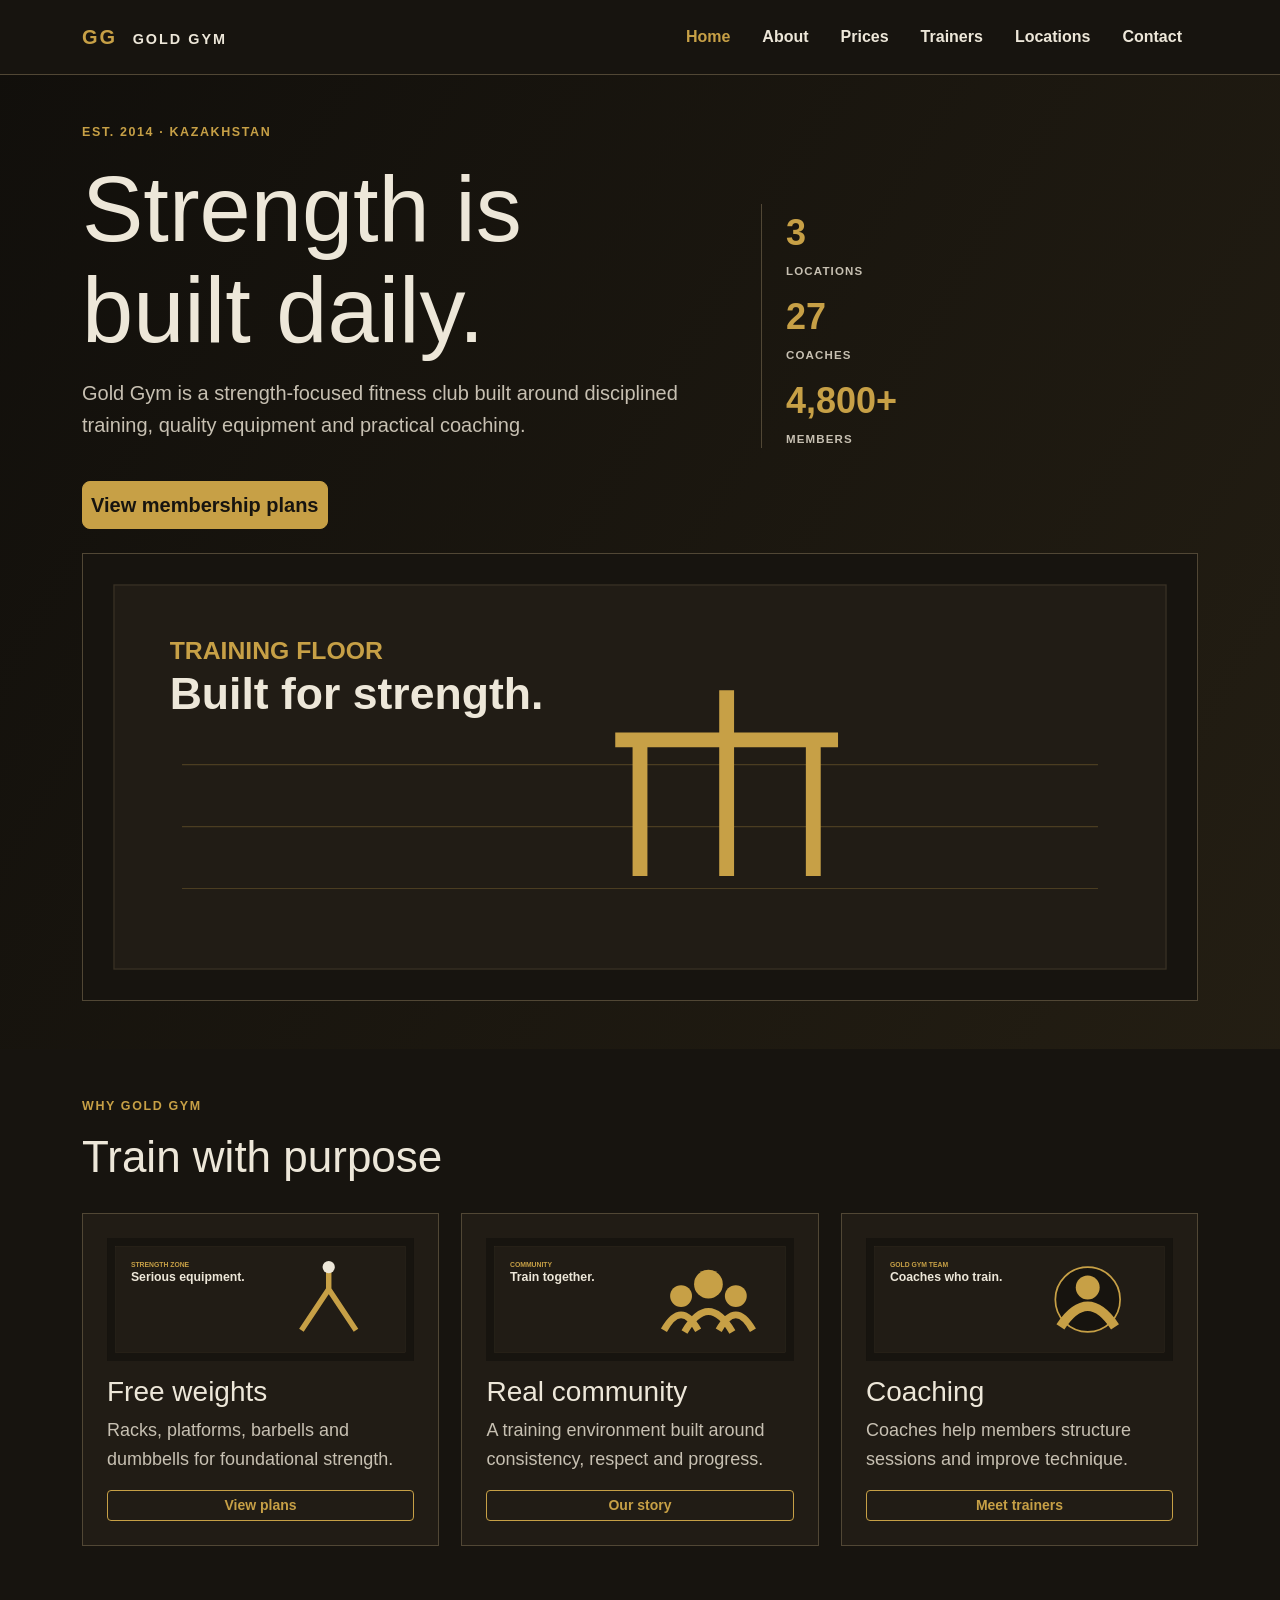
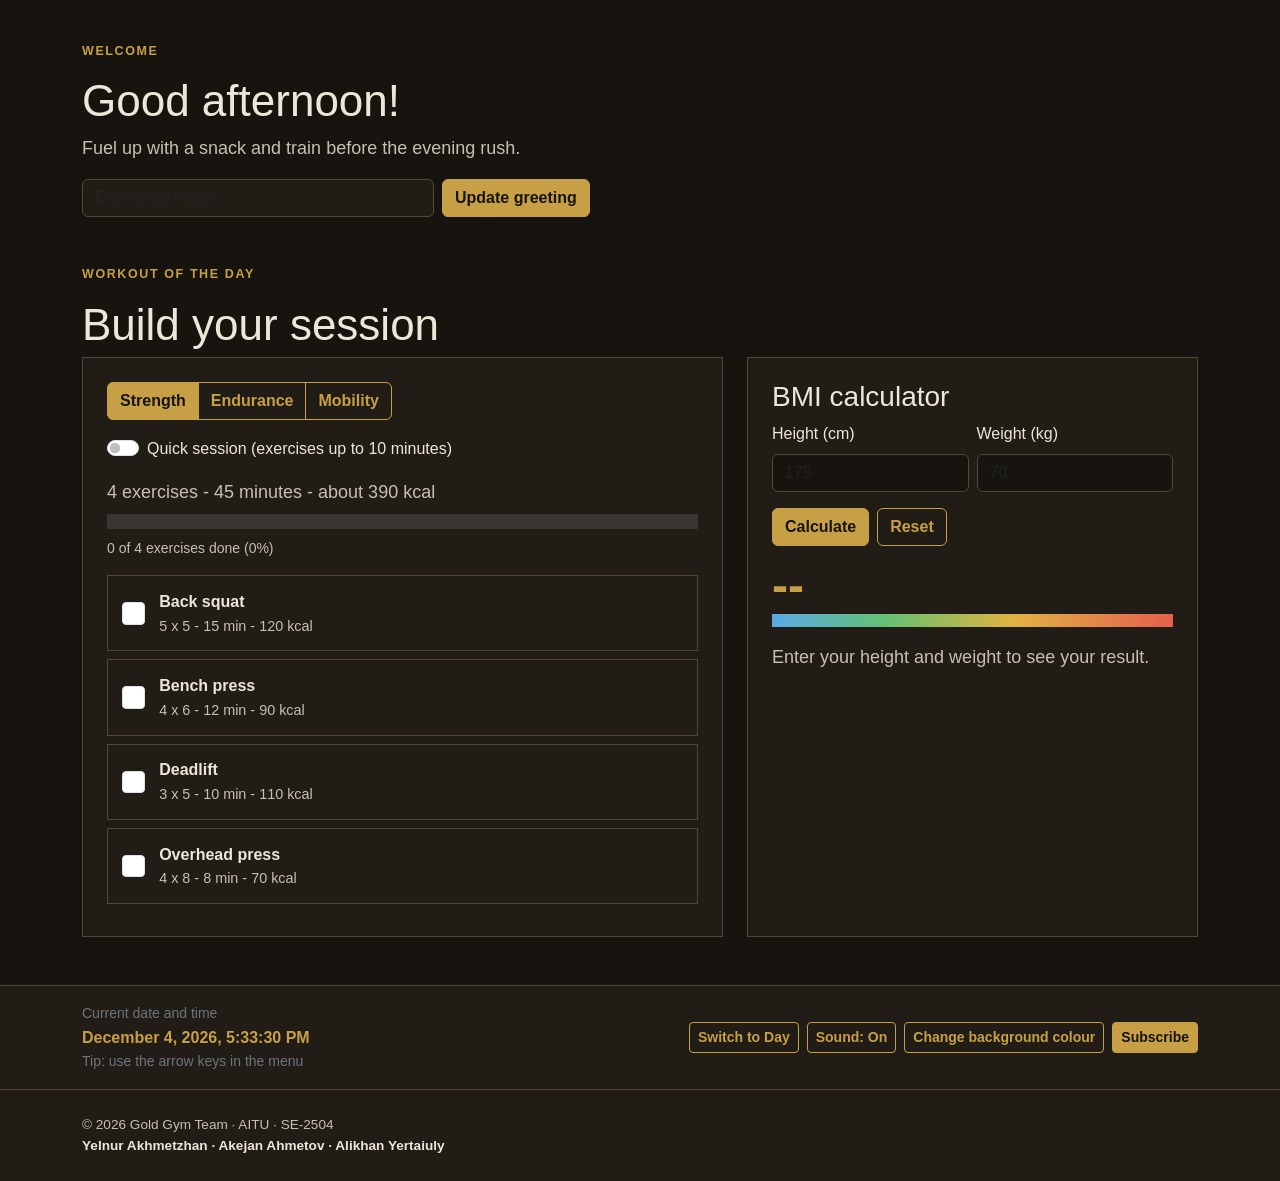
<file: index.html>
<!doctype html>
<html lang="en">
  <head>
    <!-- Team: Yelnur Akhmetzhan, Akejan Ahmetov, Alikhan Yertaiuly | SE-2504 -->
    <meta charset="UTF-8" />
    <meta name="viewport" content="width=device-width, initial-scale=1" />
    <meta name="description" content="Gold Gym student project" />
    <title>Home | Gold Gym</title>
    <link
      href="https://cdn.jsdelivr.net/npm/bootstrap@5.3.3/dist/css/bootstrap.min.css"
      rel="stylesheet"
      integrity="sha384-QWTKZyjpPEjISv5WaRU9OFeRpok6YctnYmDr5pNlyT2bRjXh0JMhjY6hW+ALEwIH"
      crossorigin="anonymous"
    />
    <link rel="stylesheet" href="css/styles.css" />
  </head>
  <body>
    <header class="site-header sticky-top">
      <nav class="navbar navbar-expand-lg navbar-dark bg-dark py-3" aria-label="Primary navigation">
        <div class="container">
          <a class="navbar-brand logo" href="index.html">GG <span class="ms-2">GOLD GYM</span></a>
          <button
            class="navbar-toggler"
            type="button"
            data-bs-toggle="collapse"
            data-bs-target="#main-nav"
            aria-controls="main-nav"
            aria-expanded="false"
            aria-label="Toggle navigation"
          >
            <span class="navbar-toggler-icon"></span>
          </button>
          <div class="collapse navbar-collapse" id="main-nav">
            <ul class="navbar-nav ms-auto">
              <li class="nav-item">
                <a class="nav-link fw-bold px-lg-3 active" aria-current="page" href="index.html">Home</a>
              </li>
              <li class="nav-item"><a class="nav-link fw-bold px-lg-3" href="about.html">About</a></li>
              <li class="nav-item"><a class="nav-link fw-bold px-lg-3" href="prices.html">Prices</a></li>
              <li class="nav-item"><a class="nav-link fw-bold px-lg-3" href="trainers.html">Trainers</a></li>
              <li class="nav-item">
                <a class="nav-link fw-bold px-lg-3" href="locations.html">Locations</a>
              </li>
              <li class="nav-item"><a class="nav-link fw-bold px-lg-3" href="contact.html">Contact</a></li>
            </ul>
          </div>
        </div>
      </nav>
    </header>
    <main>
      <section class="hero pt-5 pb-4 pb-lg-5">
        <div class="container">
          <div class="row align-items-center g-4 g-sm-5">
            <div class="col-md-8 col-lg-7">
              <p class="eyebrow">EST. 2014 · KAZAKHSTAN</p>
              <h1 class="mt-2 mb-3">Strength is<br />built daily.</h1>
              <p class="lead">
                Gold Gym is a strength-focused fitness club built around disciplined training, quality
                equipment and practical coaching.
              </p>
              <a class="btn btn-warning btn-lg mt-lg-4 px-sm-2" href="prices.html">View membership plans</a>
            </div>
            <div class="col-md-4 col-lg-5">
              <div class="stats ps-lg-4 pt-3 pt-lg-0">
                <b class="my-2">3<em>locations</em></b
                ><b class="my-2">27<em>coaches</em></b
                ><b class="my-2">4,800+<em>members</em></b>
              </div>
            </div>
          </div>
          <img class="wide mt-4" src="images/gym-floor.svg" alt="Gold Gym training floor illustration" />
        </div>
      </section>
      <section class="container py-5">
        <p class="eyebrow">WHY GOLD GYM</p>
        <h2>Train with purpose</h2>
        <div class="responsive-card-group">
          <article>
            <img src="images/strength.svg" alt="Strength equipment illustration" />
            <h3>Free weights</h3>
            <p>Racks, platforms, barbells and dumbbells for foundational strength.</p>
            <a class="btn btn-outline-warning btn-sm mt-auto" href="prices.html">View plans</a>
          </article>
          <article>
            <img src="images/community.svg" alt="Gym community illustration" />
            <h3>Real community</h3>
            <p>A training environment built around consistency, respect and progress.</p>
            <a class="btn btn-outline-warning btn-sm mt-auto" href="about.html">Our story</a>
          </article>
          <article>
            <img src="images/team.svg" alt="Gold Gym team illustration" />
            <h3>Coaching</h3>
            <p>Coaches help members structure sessions and improve technique.</p>
            <a class="btn btn-outline-warning btn-sm mt-auto" href="trainers.html">Meet trainers</a>
          </article>
        </div>
      </section>
      <section class="container py-5 greeting-section" aria-labelledby="greeting">
        <p class="eyebrow">WELCOME</p>
        <h2 id="greeting">Welcome to Gold Gym</h2>
        <p id="greeting-sub" role="status">Tell us your name and we will greet you in person.</p>
        <form id="name-form" class="d-flex flex-wrap gap-2 interactive-form" novalidate>
          <label class="visually-hidden" for="name-input">Your name</label>
          <input class="form-control" id="name-input" type="text" maxlength="30" placeholder="Enter your name" autocomplete="given-name" />
          <button class="btn btn-warning" type="submit">Update greeting</button>
        </form>
      </section>
      <section class="container pb-5" aria-labelledby="workout-title">
        <p class="eyebrow">WORKOUT OF THE DAY</p>
        <h2 id="workout-title">Build your session</h2>
        <div class="row g-4">
          <div class="col-lg-7">
            <div class="panel-box">
              <div class="btn-group flex-wrap" role="group" aria-label="Training goal">
                <button type="button" class="btn btn-outline-warning active" data-goal="strength" aria-pressed="true">Strength</button>
                <button type="button" class="btn btn-outline-warning" data-goal="endurance" aria-pressed="false">Endurance</button>
                <button type="button" class="btn btn-outline-warning" data-goal="mobility" aria-pressed="false">Mobility</button>
              </div>
              <div class="form-check form-switch mt-3">
                <input class="form-check-input" type="checkbox" role="switch" id="quick-only" />
                <label class="form-check-label" for="quick-only">Quick session (exercises up to 10 minutes)</label>
              </div>
              <p id="workout-summary" class="mt-3 mb-2" role="status"></p>
              <div class="progress progress-gg" role="progressbar" aria-label="Workout progress" aria-valuemin="0" aria-valuemax="100" aria-valuenow="0">
                <div class="progress-bar" id="workout-progress"></div>
              </div>
              <p id="workout-progress-text" class="small mt-2 mb-3"></p>
              <ul id="exercise-list" class="exercise-list"></ul>
            </div>
          </div>
          <div class="col-lg-5">
            <div class="panel-box">
              <h3>BMI calculator</h3>
              <form id="bmi-form" novalidate>
                <div class="row g-2">
                  <div class="col-6">
                    <label class="form-label" for="bmi-height">Height (cm)</label>
                    <input class="form-control" id="bmi-height" type="number" inputmode="decimal" placeholder="175" />
                  </div>
                  <div class="col-6">
                    <label class="form-label" for="bmi-weight">Weight (kg)</label>
                    <input class="form-control" id="bmi-weight" type="number" inputmode="decimal" placeholder="70" />
                  </div>
                </div>
                <div class="d-flex gap-2 mt-3">
                  <button class="btn btn-warning" type="submit">Calculate</button>
                  <button class="btn btn-outline-warning" id="bmi-reset" type="button">Reset</button>
                </div>
              </form>
              <p class="bmi-value mt-3 mb-1" id="bmi-value" aria-live="polite">--</p>
              <div class="bmi-bar" aria-hidden="true"><span class="bmi-marker" id="bmi-marker"></span></div>
              <p id="bmi-text" class="mt-3 mb-0" role="status">Enter your height and weight to see your result.</p>
            </div>
          </div>
        </div>
      </section>
    </main>
    <section class="tools-bar py-3" aria-label="Page tools">
      <div class="container d-flex flex-wrap align-items-center justify-content-between gap-3">
        <div><span class="text-secondary small d-block">Current date and time</span><time id="datetime">Loading…</time><span class="text-secondary small d-block">Tip: use the arrow keys in the menu</span></div>
        <div class="d-flex flex-wrap gap-2">
          <button class="btn btn-outline-warning btn-sm" id="theme-btn" type="button" aria-pressed="false">Switch to Day</button>
          <button class="btn btn-outline-warning btn-sm" id="sound-btn" type="button" aria-pressed="true">Sound: On</button>
          <button class="btn btn-outline-warning btn-sm" id="bg-color-btn" type="button">Change background colour</button>
          <button class="btn btn-warning btn-sm" type="button" data-open-popup>Subscribe</button>
        </div>
      </div>
    </section>
    <div class="popup-overlay" id="subscribe-popup" aria-hidden="true" role="dialog" aria-modal="true" aria-labelledby="popup-title">
      <div class="popup-box">
        <button class="popup-close" type="button" aria-label="Close popup">&times;</button>
        <h2 class="h3" id="popup-title">Subscribe to Gold Gym</h2>
        <p>Get training tips and club news straight to your inbox.</p>
        <form novalidate>
          <label class="form-label" for="popup-email">Email</label>
          <input class="form-control" id="popup-email" type="email" placeholder="name@mail.com" />
          <p id="popup-status" class="mt-2 mb-0" role="status"></p>
          <button class="btn btn-warning w-100 mt-3" type="submit">Subscribe</button>
        </form>
      </div>
    </div>
    <footer class="py-4">
      <div class="container">
        © 2026 Gold Gym Team · AITU · SE-2504<br /><strong
          >Yelnur Akhmetzhan · Akejan Ahmetov · Alikhan Yertaiuly</strong
        >
      </div>
    </footer>
    <script
      src="https://cdn.jsdelivr.net/npm/bootstrap@5.3.3/dist/js/bootstrap.bundle.min.js"
      integrity="sha384-YvpcrYf0tY3lHB60NNkmXc5s9fDVZLESaAA55NDzOxhy9GkcIdslK1eN7N6jIeHz"
      crossorigin="anonymous"
    ></script>
    <script src="js/sound.js"></script>
    <script src="js/validation.js"></script>
    <script src="js/accordion.js"></script>
    <script src="js/popup.js"></script>
    <script src="js/background.js"></script>
    <script src="js/datetime.js"></script>
    <script src="js/theme.js"></script>
    <script src="js/keyboard-nav.js"></script>
    <script src="js/greeting.js"></script>
    <script src="js/workout.js"></script>
    <script src="js/bmi.js"></script>
  </body>
</html>
</file>
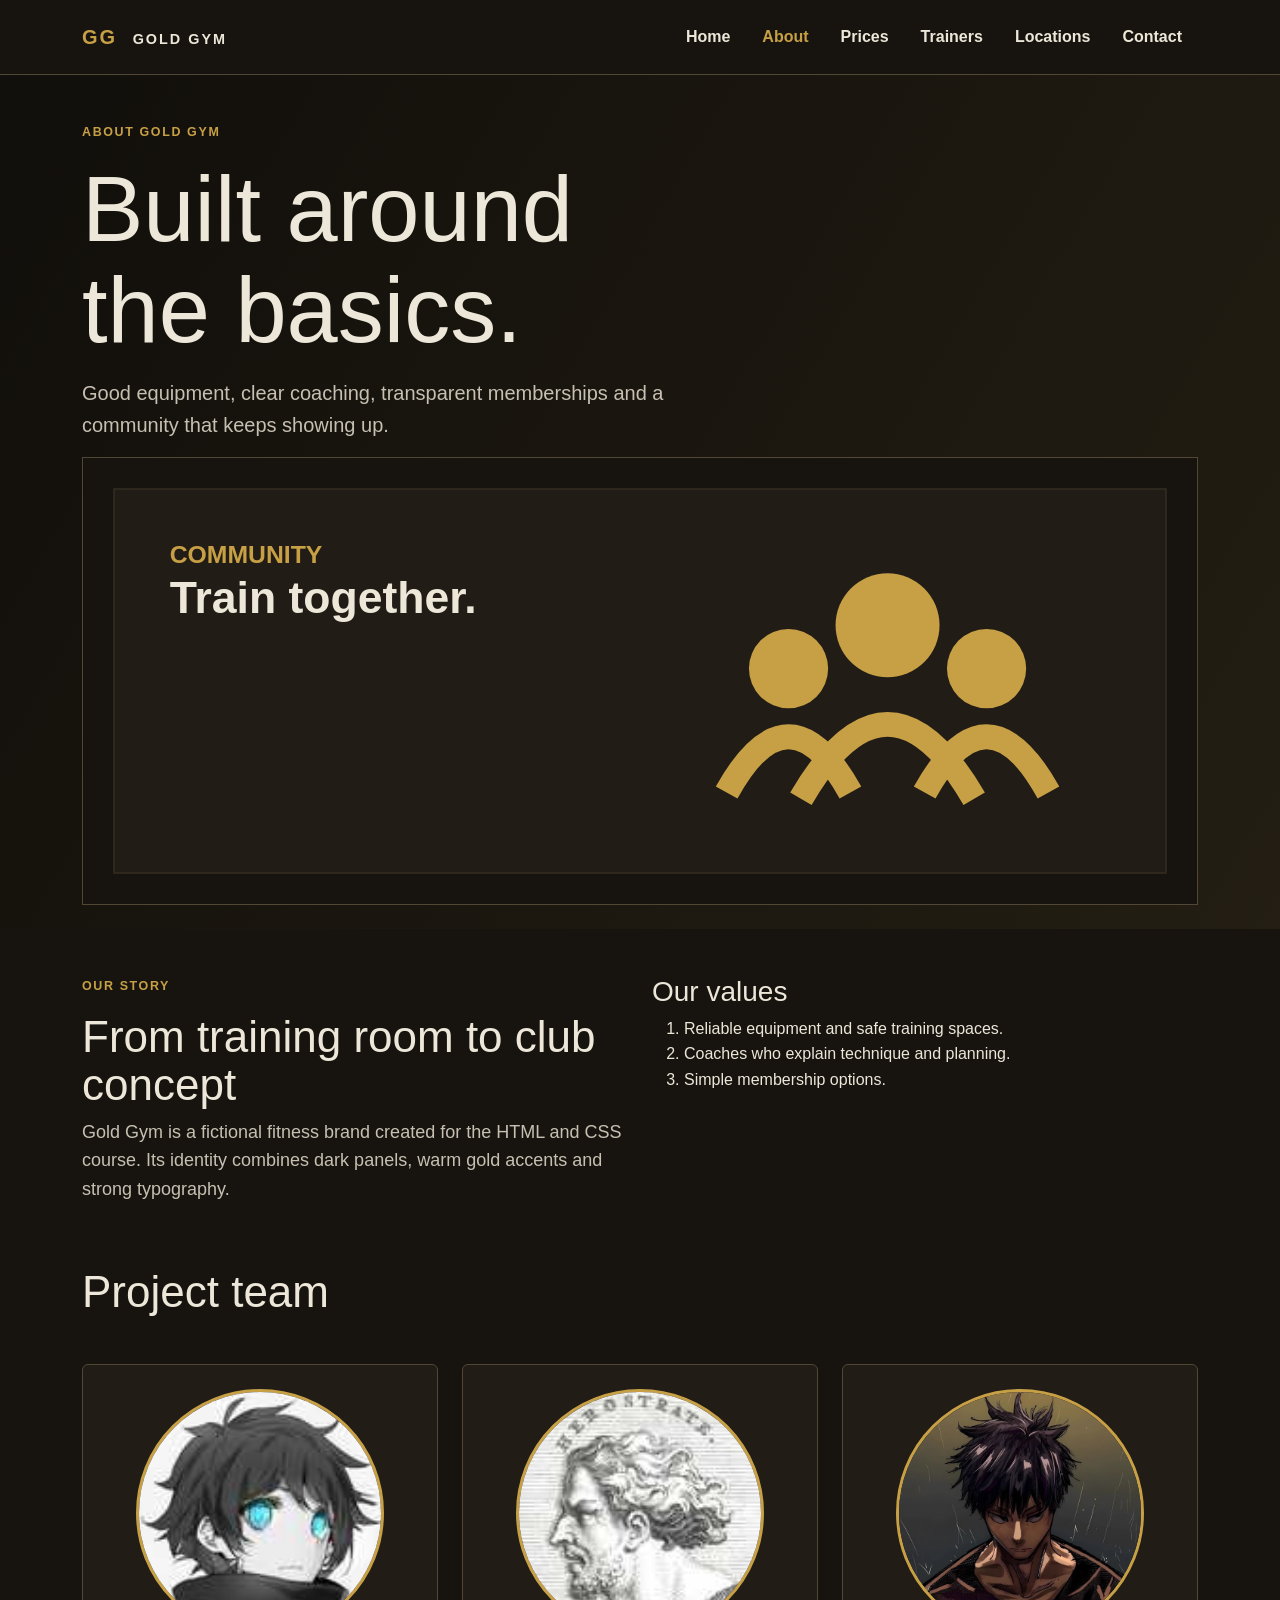
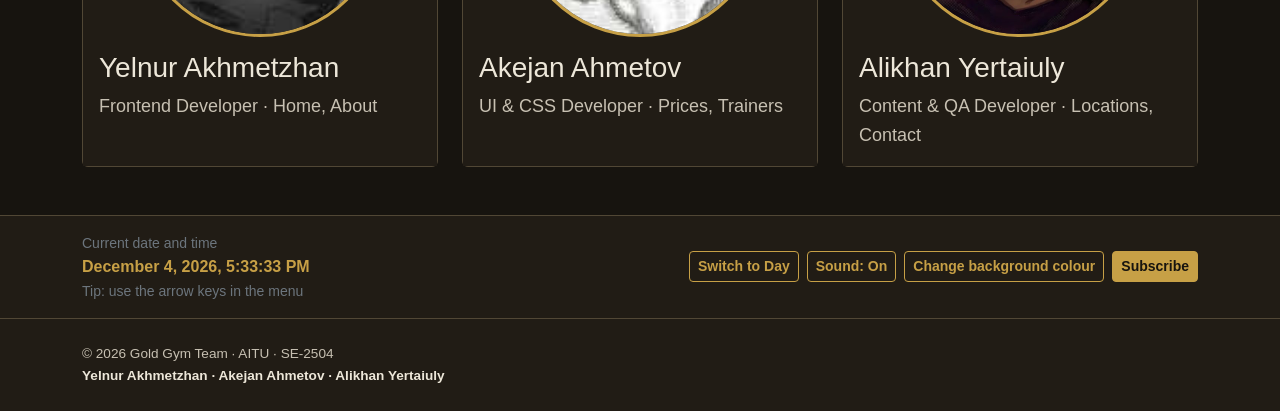
<file: about.html>
<!doctype html>
<html lang="en">
  <head>
    <!-- Team: Yelnur Akhmetzhan, Akejan Ahmetov, Alikhan Yertaiuly | SE-2504 -->
    <meta charset="UTF-8" />
    <meta name="viewport" content="width=device-width, initial-scale=1" />
    <meta name="description" content="Gold Gym student project" />
    <title>About | Gold Gym</title>
    <link
      href="https://cdn.jsdelivr.net/npm/bootstrap@5.3.3/dist/css/bootstrap.min.css"
      rel="stylesheet"
      integrity="sha384-QWTKZyjpPEjISv5WaRU9OFeRpok6YctnYmDr5pNlyT2bRjXh0JMhjY6hW+ALEwIH"
      crossorigin="anonymous"
    />
    <link rel="stylesheet" href="css/styles.css" />
  </head>
  <body>
    <header class="site-header sticky-top">
      <nav class="navbar navbar-expand-lg navbar-dark bg-dark py-3" aria-label="Primary navigation">
        <div class="container">
          <a class="navbar-brand logo" href="index.html">GG <span class="ms-2">GOLD GYM</span></a>
          <button
            class="navbar-toggler"
            type="button"
            data-bs-toggle="collapse"
            data-bs-target="#main-nav"
            aria-controls="main-nav"
            aria-expanded="false"
            aria-label="Toggle navigation"
          >
            <span class="navbar-toggler-icon"></span>
          </button>
          <div class="collapse navbar-collapse" id="main-nav">
            <ul class="navbar-nav ms-auto">
              <li class="nav-item"><a class="nav-link fw-bold px-lg-3" href="index.html">Home</a></li>
              <li class="nav-item">
                <a class="nav-link fw-bold px-lg-3 active" aria-current="page" href="about.html">About</a>
              </li>
              <li class="nav-item"><a class="nav-link fw-bold px-lg-3" href="prices.html">Prices</a></li>
              <li class="nav-item"><a class="nav-link fw-bold px-lg-3" href="trainers.html">Trainers</a></li>
              <li class="nav-item">
                <a class="nav-link fw-bold px-lg-3" href="locations.html">Locations</a>
              </li>
              <li class="nav-item"><a class="nav-link fw-bold px-lg-3" href="contact.html">Contact</a></li>
            </ul>
          </div>
        </div>
      </nav>
    </header>
    <main>
      <section class="hero pt-5 pb-4">
        <div class="container">
          <p class="eyebrow">ABOUT GOLD GYM</p>
          <h1 class="mt-2 mb-3">Built around<br />the basics.</h1>
          <p class="lead">
            Good equipment, clear coaching, transparent memberships and a community that keeps showing up.
          </p>
          <img class="wide" src="images/community.svg" alt="Gold Gym community illustration" />
        </div>
      </section>
      <section class="container py-5">
        <div class="row g-4 align-items-start">
          <div class="col-md-6 col-lg-6">
            <p class="eyebrow">OUR STORY</p>
            <h2>From training room to club concept</h2>
            <p>
              Gold Gym is a fictional fitness brand created for the HTML and CSS course. Its identity combines
              dark panels, warm gold accents and strong typography.
            </p>
          </div>
          <div class="col-md-6 col-lg-6">
            <h3>Our values</h3>
            <ol>
              <li>Reliable equipment and safe training spaces.</li>
              <li>Coaches who explain technique and planning.</li>
              <li>Simple membership options.</li>
            </ol>
          </div>
        </div>
        <h2 class="mt-5">Project team</h2>
        <div class="row row-cols-1 row-cols-md-3 g-4 mt-lg-4">
          <div class="col">
            <article class="card gym-card h-100">
              <img src="images/yelnur.jpg" class="card-img-top round mt-4 mx-auto" alt="Yelnur Akhmetzhan" />
              <div class="card-body">
                <h3 class="card-title">Yelnur Akhmetzhan</h3>
                <p class="card-text">Frontend Developer · Home, About</p>
              </div>
            </article>
          </div>
          <div class="col">
            <article class="card gym-card h-100">
              <img src="images/akejan.jpg" class="card-img-top round mt-4 mx-auto" alt="Akejan Ahmetov" />
              <div class="card-body">
                <h3 class="card-title">Akejan Ahmetov</h3>
                <p class="card-text">UI & CSS Developer · Prices, Trainers</p>
              </div>
            </article>
          </div>
          <div class="col">
            <article class="card gym-card h-100">
              <img src="images/alikhan.jpg" class="card-img-top round mt-4 mx-auto" alt="Alikhan Yertaiuly" />
              <div class="card-body">
                <h3 class="card-title">Alikhan Yertaiuly</h3>
                <p class="card-text">Content & QA Developer · Locations, Contact</p>
              </div>
            </article>
          </div>
        </div>
      </section>
    </main>
    <section class="tools-bar py-3" aria-label="Page tools">
      <div class="container d-flex flex-wrap align-items-center justify-content-between gap-3">
        <div><span class="text-secondary small d-block">Current date and time</span><time id="datetime">Loading…</time><span class="text-secondary small d-block">Tip: use the arrow keys in the menu</span></div>
        <div class="d-flex flex-wrap gap-2">
          <button class="btn btn-outline-warning btn-sm" id="theme-btn" type="button" aria-pressed="false">Switch to Day</button>
          <button class="btn btn-outline-warning btn-sm" id="sound-btn" type="button" aria-pressed="true">Sound: On</button>
          <button class="btn btn-outline-warning btn-sm" id="bg-color-btn" type="button">Change background colour</button>
          <button class="btn btn-warning btn-sm" type="button" data-open-popup>Subscribe</button>
        </div>
      </div>
    </section>
    <div class="popup-overlay" id="subscribe-popup" aria-hidden="true" role="dialog" aria-modal="true" aria-labelledby="popup-title">
      <div class="popup-box">
        <button class="popup-close" type="button" aria-label="Close popup">&times;</button>
        <h2 class="h3" id="popup-title">Subscribe to Gold Gym</h2>
        <p>Get training tips and club news straight to your inbox.</p>
        <form novalidate>
          <label class="form-label" for="popup-email">Email</label>
          <input class="form-control" id="popup-email" type="email" placeholder="name@mail.com" />
          <p id="popup-status" class="mt-2 mb-0" role="status"></p>
          <button class="btn btn-warning w-100 mt-3" type="submit">Subscribe</button>
        </form>
      </div>
    </div>
    <footer class="py-4">
      <div class="container">
        © 2026 Gold Gym Team · AITU · SE-2504<br /><strong
          >Yelnur Akhmetzhan · Akejan Ahmetov · Alikhan Yertaiuly</strong
        >
      </div>
    </footer>
    <script
      src="https://cdn.jsdelivr.net/npm/bootstrap@5.3.3/dist/js/bootstrap.bundle.min.js"
      integrity="sha384-YvpcrYf0tY3lHB60NNkmXc5s9fDVZLESaAA55NDzOxhy9GkcIdslK1eN7N6jIeHz"
      crossorigin="anonymous"
    ></script>
    <script src="js/sound.js"></script>
    <script src="js/validation.js"></script>
    <script src="js/accordion.js"></script>
    <script src="js/popup.js"></script>
    <script src="js/background.js"></script>
    <script src="js/datetime.js"></script>
    <script src="js/theme.js"></script>
    <script src="js/keyboard-nav.js"></script>
  </body>
</html>
</file>
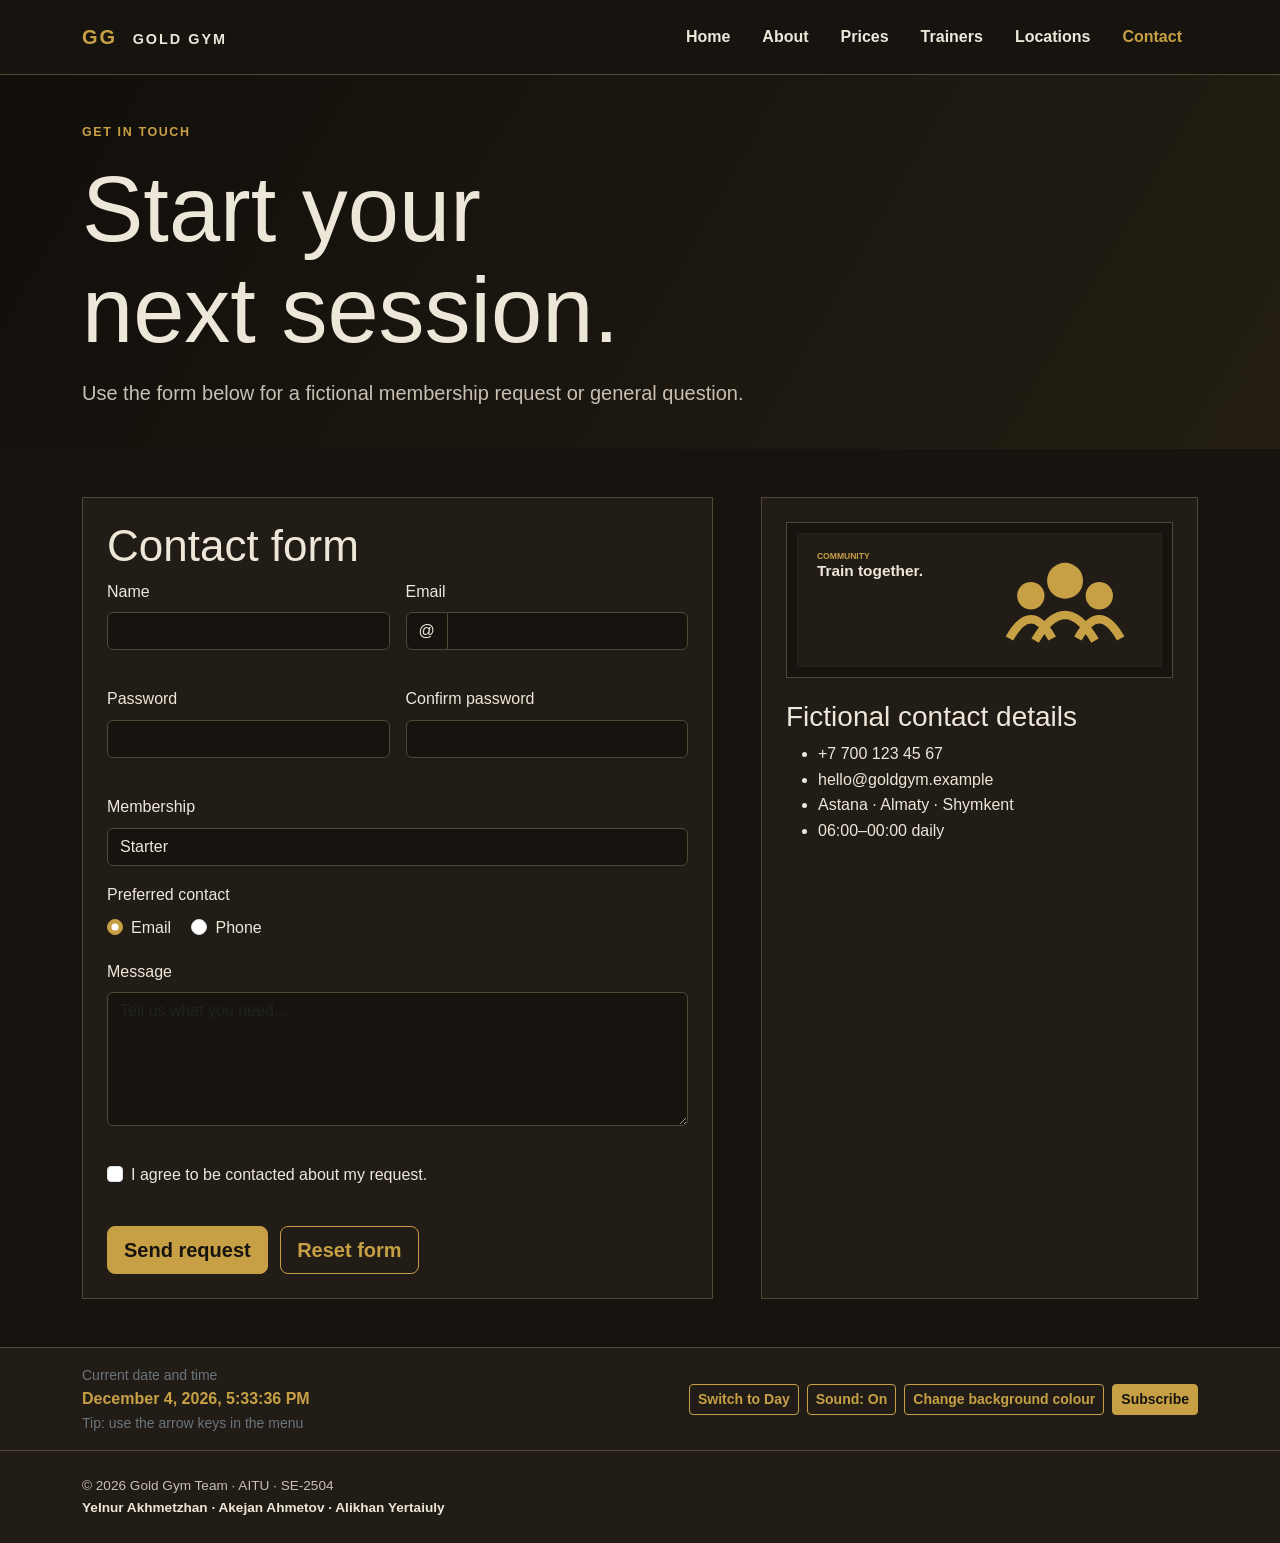
<file: contact.html>
<!doctype html>
<html lang="en">
  <head>
    <!-- Team: Yelnur Akhmetzhan, Akejan Ahmetov, Alikhan Yertaiuly | SE-2504 -->
    <meta charset="UTF-8" />
    <meta name="viewport" content="width=device-width, initial-scale=1" />
    <meta name="description" content="Gold Gym student project" />
    <title>Contact | Gold Gym</title>
    <link
      href="https://cdn.jsdelivr.net/npm/bootstrap@5.3.3/dist/css/bootstrap.min.css"
      rel="stylesheet"
      integrity="sha384-QWTKZyjpPEjISv5WaRU9OFeRpok6YctnYmDr5pNlyT2bRjXh0JMhjY6hW+ALEwIH"
      crossorigin="anonymous"
    />
    <link rel="stylesheet" href="css/styles.css" />
  </head>
  <body>
    <header class="site-header sticky-top">
      <nav class="navbar navbar-expand-lg navbar-dark bg-dark py-3" aria-label="Primary navigation">
        <div class="container">
          <a class="navbar-brand logo" href="index.html">GG <span class="ms-2">GOLD GYM</span></a>
          <button
            class="navbar-toggler"
            type="button"
            data-bs-toggle="collapse"
            data-bs-target="#main-nav"
            aria-controls="main-nav"
            aria-expanded="false"
            aria-label="Toggle navigation"
          >
            <span class="navbar-toggler-icon"></span>
          </button>
          <div class="collapse navbar-collapse" id="main-nav">
            <ul class="navbar-nav ms-auto">
              <li class="nav-item"><a class="nav-link fw-bold px-lg-3" href="index.html">Home</a></li>
              <li class="nav-item"><a class="nav-link fw-bold px-lg-3" href="about.html">About</a></li>
              <li class="nav-item"><a class="nav-link fw-bold px-lg-3" href="prices.html">Prices</a></li>
              <li class="nav-item"><a class="nav-link fw-bold px-lg-3" href="trainers.html">Trainers</a></li>
              <li class="nav-item">
                <a class="nav-link fw-bold px-lg-3" href="locations.html">Locations</a>
              </li>
              <li class="nav-item">
                <a class="nav-link fw-bold px-lg-3 active" aria-current="page" href="contact.html">Contact</a>
              </li>
            </ul>
          </div>
        </div>
      </nav>
    </header>
    <main>
      <section class="hero pt-5 pb-4">
        <div class="container">
          <p class="eyebrow">GET IN TOUCH</p>
          <h1 class="mt-2 mb-3">Start your<br />next session.</h1>
          <p class="lead">Use the form below for a fictional membership request or general question.</p>
        </div>
      </section>
      <section class="container py-5">
        <div class="row g-4 g-sm-5">
          <div class="col-md-7 col-lg-7">
            <form class="contact-form p-4" id="contact-form" action="#" method="post" novalidate>
              <h2>Contact form</h2>
              <div class="row g-3">
                <div class="col-md-6">
                  <label class="form-label" for="name">Name</label
                  ><input class="form-control" id="name" name="name" type="text" autocomplete="name" /><div class="error-text" id="name-error" role="alert"></div>
                </div>
                <div class="col-md-6">
                  <label class="form-label" for="email">Email</label>
                  <div class="input-group">
                    <span class="input-group-text">@</span
                    ><input class="form-control" id="email" name="email" type="email" autocomplete="email" />
                  </div>
                  <div class="error-text" id="email-error" role="alert"></div>
                </div>
                <div class="col-md-6">
                  <label class="form-label" for="password">Password</label>
                  <input class="form-control" id="password" name="password" type="password" autocomplete="new-password" />
                  <div class="error-text" id="password-error" role="alert"></div>
                </div>
                <div class="col-md-6">
                  <label class="form-label" for="confirm">Confirm password</label>
                  <input class="form-control" id="confirm" name="confirm" type="password" autocomplete="new-password" />
                  <div class="error-text" id="confirm-error" role="alert"></div>
                </div>
                <div class="col-12">
                  <label class="form-label" for="plan">Membership</label
                  ><select class="form-select" id="plan" name="plan">
                    <option>Starter</option>
                    <option>Standard</option>
                    <option>Performance</option>
                  </select>
                </div>
                <fieldset class="col-12">
                  <legend class="fs-6">Preferred contact</legend>
                  <div class="form-check form-check-inline">
                    <input
                      class="form-check-input"
                      type="radio"
                      name="contact"
                      id="email-contact"
                      value="email"
                      checked
                    /><label class="form-check-label" for="email-contact">Email</label>
                  </div>
                  <div class="form-check form-check-inline">
                    <input
                      class="form-check-input"
                      type="radio"
                      name="contact"
                      id="phone-contact"
                      value="phone"
                    /><label class="form-check-label" for="phone-contact">Phone</label>
                  </div>
                </fieldset>
                <div class="col-12">
                  <label class="form-label" for="message">Message</label
                  ><textarea
                    class="form-control"
                    id="message"
                    name="message"
                    rows="5"
                    placeholder="Tell us what you need..."
                  ></textarea>
                  <div class="error-text" id="message-error" role="alert"></div>
                </div>
                <div class="col-12">
                  <div class="form-check">
                    <input
                      class="form-check-input"
                      type="checkbox"
                      id="consent"
                      name="consent"
                    /><label class="form-check-label" for="consent"
                      >I agree to be contacted about my request.</label
                    >
                    <div class="error-text" id="consent-error" role="alert"></div>
                  </div>
                </div>
                <div class="col-12">
                  <button class="btn btn-warning btn-lg" type="submit">Send request</button>
                  <button class="btn btn-outline-warning btn-lg ms-2" id="contact-reset" type="button">Reset form</button>
                  <div id="form-status" role="status"></div>
                </div>
              </div>
            </form>
          </div>
          <aside class="col-md-5 col-lg-5">
            <div class="location-panel p-4 h-100">
              <img class="wide mt-0" src="images/community.svg" alt="Gold Gym contact illustration" />
              <h2 class="h3 mt-4">Fictional contact details</h2>
              <ul>
                <li>+7 700 123 45 67</li>
                <li>hello@goldgym.example</li>
                <li>Astana · Almaty · Shymkent</li>
                <li>06:00–00:00 daily</li>
              </ul>
            </div>
          </aside>
        </div>
      </section>
    </main>
    <section class="tools-bar py-3" aria-label="Page tools">
      <div class="container d-flex flex-wrap align-items-center justify-content-between gap-3">
        <div><span class="text-secondary small d-block">Current date and time</span><time id="datetime">Loading…</time><span class="text-secondary small d-block">Tip: use the arrow keys in the menu</span></div>
        <div class="d-flex flex-wrap gap-2">
          <button class="btn btn-outline-warning btn-sm" id="theme-btn" type="button" aria-pressed="false">Switch to Day</button>
          <button class="btn btn-outline-warning btn-sm" id="sound-btn" type="button" aria-pressed="true">Sound: On</button>
          <button class="btn btn-outline-warning btn-sm" id="bg-color-btn" type="button">Change background colour</button>
          <button class="btn btn-warning btn-sm" type="button" data-open-popup>Subscribe</button>
        </div>
      </div>
    </section>
    <div class="popup-overlay" id="subscribe-popup" aria-hidden="true" role="dialog" aria-modal="true" aria-labelledby="popup-title">
      <div class="popup-box">
        <button class="popup-close" type="button" aria-label="Close popup">&times;</button>
        <h2 class="h3" id="popup-title">Subscribe to Gold Gym</h2>
        <p>Get training tips and club news straight to your inbox.</p>
        <form novalidate>
          <label class="form-label" for="popup-email">Email</label>
          <input class="form-control" id="popup-email" type="email" placeholder="name@mail.com" />
          <p id="popup-status" class="mt-2 mb-0" role="status"></p>
          <button class="btn btn-warning w-100 mt-3" type="submit">Subscribe</button>
        </form>
      </div>
    </div>
    <footer class="py-4">
      <div class="container">
        © 2026 Gold Gym Team · AITU · SE-2504<br /><strong
          >Yelnur Akhmetzhan · Akejan Ahmetov · Alikhan Yertaiuly</strong
        >
      </div>
    </footer>
    <script
      src="https://cdn.jsdelivr.net/npm/bootstrap@5.3.3/dist/js/bootstrap.bundle.min.js"
      integrity="sha384-YvpcrYf0tY3lHB60NNkmXc5s9fDVZLESaAA55NDzOxhy9GkcIdslK1eN7N6jIeHz"
      crossorigin="anonymous"
    ></script>
    <script src="js/sound.js"></script>
    <script src="js/validation.js"></script>
    <script src="js/accordion.js"></script>
    <script src="js/popup.js"></script>
    <script src="js/background.js"></script>
    <script src="js/datetime.js"></script>
    <script src="js/theme.js"></script>
    <script src="js/keyboard-nav.js"></script>
    <script src="js/contact-reset.js"></script>
  </body>
</html>
</file>
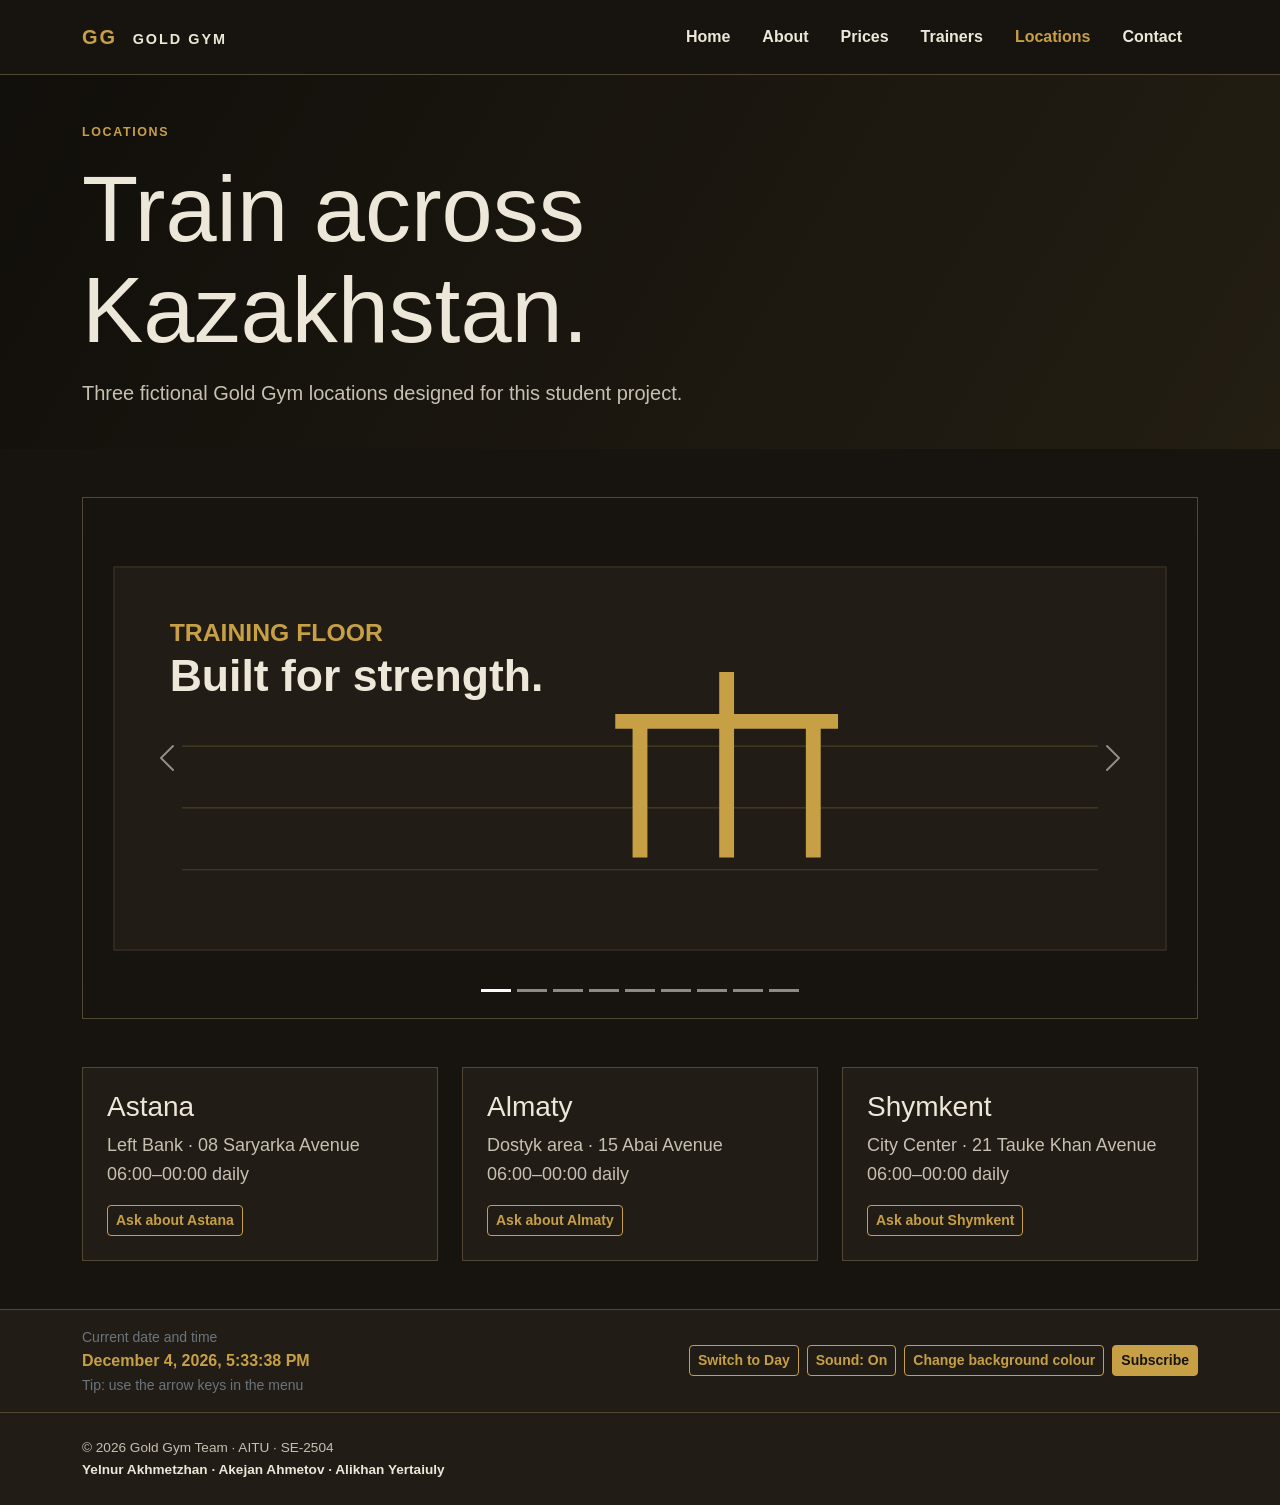
<file: locations.html>
<!doctype html>
<html lang="en">
  <head>
    <!-- Team: Yelnur Akhmetzhan, Akejan Ahmetov, Alikhan Yertaiuly | SE-2504 -->
    <meta charset="UTF-8" />
    <meta name="viewport" content="width=device-width, initial-scale=1" />
    <meta name="description" content="Gold Gym student project" />
    <title>Locations | Gold Gym</title>
    <link
      href="https://cdn.jsdelivr.net/npm/bootstrap@5.3.3/dist/css/bootstrap.min.css"
      rel="stylesheet"
      integrity="sha384-QWTKZyjpPEjISv5WaRU9OFeRpok6YctnYmDr5pNlyT2bRjXh0JMhjY6hW+ALEwIH"
      crossorigin="anonymous"
    />
    <link rel="stylesheet" href="css/styles.css" />
  </head>
  <body>
    <header class="site-header sticky-top">
      <nav class="navbar navbar-expand-lg navbar-dark bg-dark py-3" aria-label="Primary navigation">
        <div class="container">
          <a class="navbar-brand logo" href="index.html">GG <span class="ms-2">GOLD GYM</span></a>
          <button
            class="navbar-toggler"
            type="button"
            data-bs-toggle="collapse"
            data-bs-target="#main-nav"
            aria-controls="main-nav"
            aria-expanded="false"
            aria-label="Toggle navigation"
          >
            <span class="navbar-toggler-icon"></span>
          </button>
          <div class="collapse navbar-collapse" id="main-nav">
            <ul class="navbar-nav ms-auto">
              <li class="nav-item"><a class="nav-link fw-bold px-lg-3" href="index.html">Home</a></li>
              <li class="nav-item"><a class="nav-link fw-bold px-lg-3" href="about.html">About</a></li>
              <li class="nav-item"><a class="nav-link fw-bold px-lg-3" href="prices.html">Prices</a></li>
              <li class="nav-item"><a class="nav-link fw-bold px-lg-3" href="trainers.html">Trainers</a></li>
              <li class="nav-item">
                <a class="nav-link fw-bold px-lg-3 active" aria-current="page" href="locations.html"
                  >Locations</a
                >
              </li>
              <li class="nav-item"><a class="nav-link fw-bold px-lg-3" href="contact.html">Contact</a></li>
            </ul>
          </div>
        </div>
      </nav>
    </header>
    <main>
      <section class="hero pt-5 pb-4">
        <div class="container">
          <p class="eyebrow">LOCATIONS</p>
          <h1 class="mt-2 mb-3">Train across<br />Kazakhstan.</h1>
          <p class="lead">Three fictional Gold Gym locations designed for this student project.</p>
        </div>
      </section>
      <section class="container-fluid px-sm-2 py-5">
        <div class="container">
          <div
            id="gym-gallery"
            class="carousel slide"
            data-bs-ride="carousel"
            aria-roledescription="carousel"
            aria-label="Gold Gym image gallery"
          >
            <div class="carousel-indicators">
              <button
                type="button"
                data-bs-target="#gym-gallery"
                data-bs-slide-to="0"
                class="active"
                aria-current="true"
                aria-label="Slide 1"
              ></button
              ><button
                type="button"
                data-bs-target="#gym-gallery"
                data-bs-slide-to="1"
                aria-label="Slide 2"
              ></button
              ><button
                type="button"
                data-bs-target="#gym-gallery"
                data-bs-slide-to="2"
                aria-label="Slide 3"
              ></button
              ><button
                type="button"
                data-bs-target="#gym-gallery"
                data-bs-slide-to="3"
                aria-label="Slide 4"
              ></button
              ><button
                type="button"
                data-bs-target="#gym-gallery"
                data-bs-slide-to="4"
                aria-label="Slide 5"
              ></button
              ><button
                type="button"
                data-bs-target="#gym-gallery"
                data-bs-slide-to="5"
                aria-label="Slide 6"
              ></button
              ><button
                type="button"
                data-bs-target="#gym-gallery"
                data-bs-slide-to="6"
                aria-label="Slide 7"
              ></button
              ><button
                type="button"
                data-bs-target="#gym-gallery"
                data-bs-slide-to="7"
                aria-label="Slide 8"
              ></button
              ><button
                type="button"
                data-bs-target="#gym-gallery"
                data-bs-slide-to="8"
                aria-label="Slide 9"
              ></button>
            </div>
            <div class="carousel-inner">
              <div class="carousel-item active">
                <img
                  src="images/gym-floor.svg"
                  class="d-block w-100 carousel-image"
                  alt="Gold Gym training floor with racks and platforms"
                />
              </div>
              <div class="carousel-item">
                <img
                  src="images/strength.svg"
                  class="d-block w-100 carousel-image"
                  alt="Strength zone with barbells and dumbbells"
                />
              </div>
              <div class="carousel-item">
                <img
                  src="images/community.svg"
                  class="d-block w-100 carousel-image"
                  alt="Gold Gym members training together"
                />
              </div>
              <div class="carousel-item">
                <img
                  src="images/team.svg"
                  class="d-block w-100 carousel-image"
                  alt="Gold Gym coaching team"
                />
              </div>
              <div class="carousel-item">
                <img
                  src="images/astana.svg"
                  class="d-block w-100 carousel-image"
                  alt="Illustration of the Astana club on the Left Bank"
                />
              </div>
              <div class="carousel-item">
                <img
                  src="images/almaty.svg"
                  class="d-block w-100 carousel-image"
                  alt="Illustration of the Almaty club near Dostyk"
                />
              </div>
              <div class="carousel-item">
                <img
                  src="images/yelnur.jpg"
                  class="d-block w-100 carousel-image"
                  alt="Team member Yelnur Akhmetzhan"
                />
              </div>
              <div class="carousel-item">
                <img
                  src="images/akejan.jpg"
                  class="d-block w-100 carousel-image"
                  alt="Team member Akejan Ahmetov"
                />
              </div>
              <div class="carousel-item">
                <img
                  src="images/alikhan.jpg"
                  class="d-block w-100 carousel-image"
                  alt="Team member Alikhan Yertaiuly"
                />
              </div>
            </div>
            <button
              class="carousel-control-prev"
              type="button"
              data-bs-target="#gym-gallery"
              data-bs-slide="prev"
            >
              <span class="carousel-control-prev-icon" aria-hidden="true"></span
              ><span class="visually-hidden">Previous</span></button
            ><button
              class="carousel-control-next"
              type="button"
              data-bs-target="#gym-gallery"
              data-bs-slide="next"
            >
              <span class="carousel-control-next-icon" aria-hidden="true"></span
              ><span class="visually-hidden">Next</span>
            </button>
          </div>
          <div class="row g-4 mt-lg-4">
            <div class="col-md-4 col-lg-4">
              <article class="location-panel p-4">
                <h2 class="h3">Astana</h2>
                <p>Left Bank · 08 Saryarka Avenue<br />06:00–00:00 daily</p>
                <a class="btn btn-outline-warning btn-sm" href="contact.html">Ask about Astana</a>
              </article>
            </div>
            <div class="col-md-4 col-lg-4">
              <article class="location-panel p-4">
                <h2 class="h3">Almaty</h2>
                <p>Dostyk area · 15 Abai Avenue<br />06:00–00:00 daily</p>
                <a class="btn btn-outline-warning btn-sm" href="contact.html">Ask about Almaty</a>
              </article>
            </div>
            <div class="col-md-4 col-lg-4">
              <article class="location-panel p-4">
                <h2 class="h3">Shymkent</h2>
                <p>City Center · 21 Tauke Khan Avenue<br />06:00–00:00 daily</p>
                <a class="btn btn-outline-warning btn-sm" href="contact.html">Ask about Shymkent</a>
              </article>
            </div>
          </div>
        </div>
      </section>
    </main>
    <section class="tools-bar py-3" aria-label="Page tools">
      <div class="container d-flex flex-wrap align-items-center justify-content-between gap-3">
        <div><span class="text-secondary small d-block">Current date and time</span><time id="datetime">Loading…</time><span class="text-secondary small d-block">Tip: use the arrow keys in the menu</span></div>
        <div class="d-flex flex-wrap gap-2">
          <button class="btn btn-outline-warning btn-sm" id="theme-btn" type="button" aria-pressed="false">Switch to Day</button>
          <button class="btn btn-outline-warning btn-sm" id="sound-btn" type="button" aria-pressed="true">Sound: On</button>
          <button class="btn btn-outline-warning btn-sm" id="bg-color-btn" type="button">Change background colour</button>
          <button class="btn btn-warning btn-sm" type="button" data-open-popup>Subscribe</button>
        </div>
      </div>
    </section>
    <div class="popup-overlay" id="subscribe-popup" aria-hidden="true" role="dialog" aria-modal="true" aria-labelledby="popup-title">
      <div class="popup-box">
        <button class="popup-close" type="button" aria-label="Close popup">&times;</button>
        <h2 class="h3" id="popup-title">Subscribe to Gold Gym</h2>
        <p>Get training tips and club news straight to your inbox.</p>
        <form novalidate>
          <label class="form-label" for="popup-email">Email</label>
          <input class="form-control" id="popup-email" type="email" placeholder="name@mail.com" />
          <p id="popup-status" class="mt-2 mb-0" role="status"></p>
          <button class="btn btn-warning w-100 mt-3" type="submit">Subscribe</button>
        </form>
      </div>
    </div>
    <footer class="py-4">
      <div class="container">
        © 2026 Gold Gym Team · AITU · SE-2504<br /><strong
          >Yelnur Akhmetzhan · Akejan Ahmetov · Alikhan Yertaiuly</strong
        >
      </div>
    </footer>
    <script
      src="https://cdn.jsdelivr.net/npm/bootstrap@5.3.3/dist/js/bootstrap.bundle.min.js"
      integrity="sha384-YvpcrYf0tY3lHB60NNkmXc5s9fDVZLESaAA55NDzOxhy9GkcIdslK1eN7N6jIeHz"
      crossorigin="anonymous"
    ></script>
    <script src="js/sound.js"></script>
    <script src="js/validation.js"></script>
    <script src="js/accordion.js"></script>
    <script src="js/popup.js"></script>
    <script src="js/background.js"></script>
    <script src="js/datetime.js"></script>
    <script src="js/theme.js"></script>
    <script src="js/keyboard-nav.js"></script>
  </body>
</html>
</file>
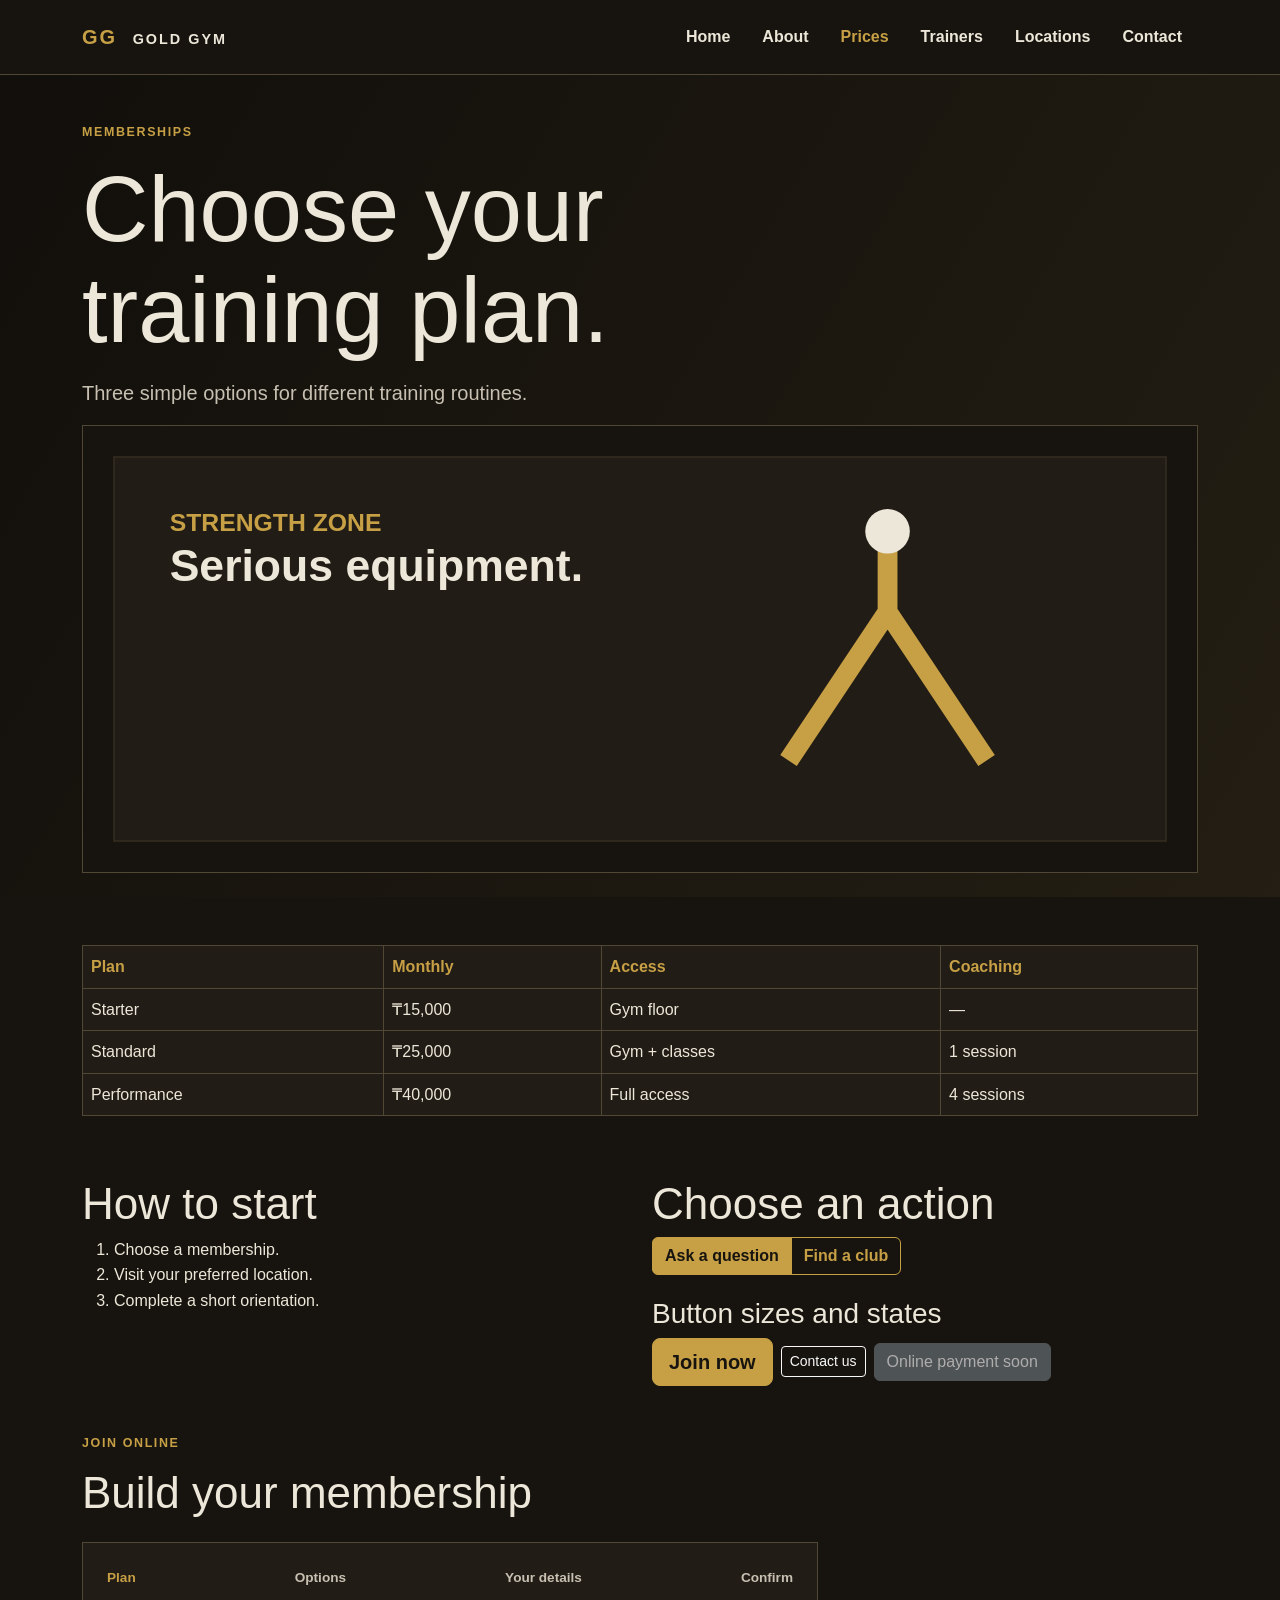
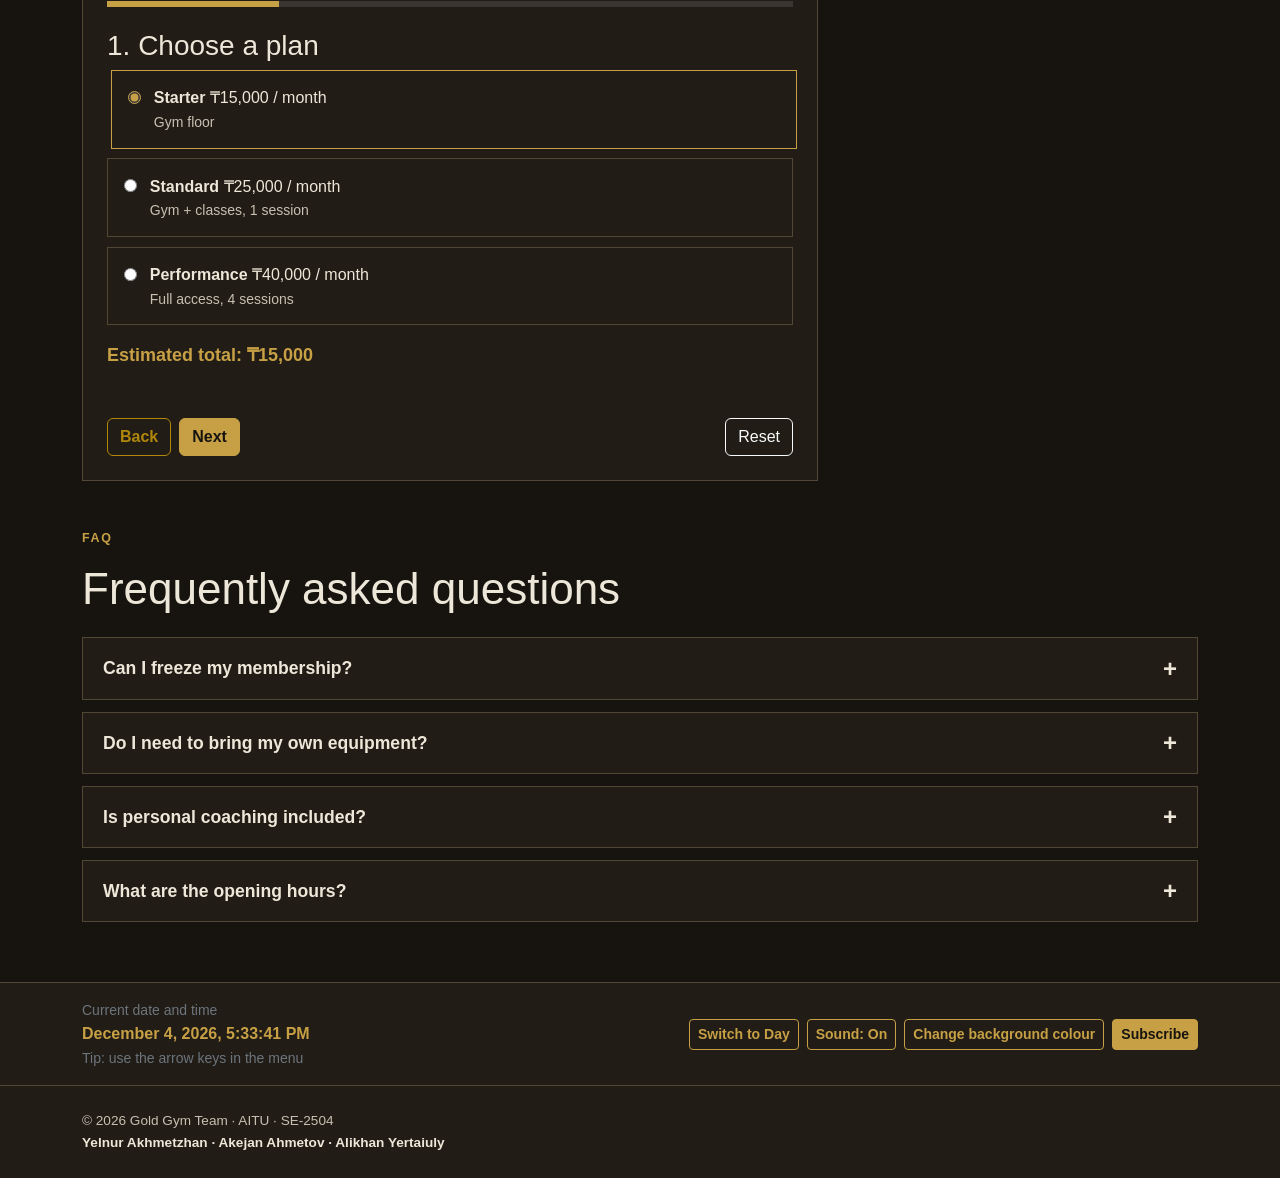
<file: prices.html>
<!doctype html>
<html lang="en">
  <head>
    <!-- Team: Yelnur Akhmetzhan, Akejan Ahmetov, Alikhan Yertaiuly | SE-2504 -->
    <meta charset="UTF-8" />
    <meta name="viewport" content="width=device-width, initial-scale=1" />
    <meta name="description" content="Gold Gym student project" />
    <title>Prices | Gold Gym</title>
    <link
      href="https://cdn.jsdelivr.net/npm/bootstrap@5.3.3/dist/css/bootstrap.min.css"
      rel="stylesheet"
      integrity="sha384-QWTKZyjpPEjISv5WaRU9OFeRpok6YctnYmDr5pNlyT2bRjXh0JMhjY6hW+ALEwIH"
      crossorigin="anonymous"
    />
    <link rel="stylesheet" href="css/styles.css" />
  </head>
  <body>
    <header class="site-header sticky-top">
      <nav class="navbar navbar-expand-lg navbar-dark bg-dark py-3" aria-label="Primary navigation">
        <div class="container">
          <a class="navbar-brand logo" href="index.html">GG <span class="ms-2">GOLD GYM</span></a>
          <button
            class="navbar-toggler"
            type="button"
            data-bs-toggle="collapse"
            data-bs-target="#main-nav"
            aria-controls="main-nav"
            aria-expanded="false"
            aria-label="Toggle navigation"
          >
            <span class="navbar-toggler-icon"></span>
          </button>
          <div class="collapse navbar-collapse" id="main-nav">
            <ul class="navbar-nav ms-auto">
              <li class="nav-item"><a class="nav-link fw-bold px-lg-3" href="index.html">Home</a></li>
              <li class="nav-item"><a class="nav-link fw-bold px-lg-3" href="about.html">About</a></li>
              <li class="nav-item">
                <a class="nav-link fw-bold px-lg-3 active" aria-current="page" href="prices.html">Prices</a>
              </li>
              <li class="nav-item"><a class="nav-link fw-bold px-lg-3" href="trainers.html">Trainers</a></li>
              <li class="nav-item">
                <a class="nav-link fw-bold px-lg-3" href="locations.html">Locations</a>
              </li>
              <li class="nav-item"><a class="nav-link fw-bold px-lg-3" href="contact.html">Contact</a></li>
            </ul>
          </div>
        </div>
      </nav>
    </header>
    <main>
      <section class="hero pt-5 pb-4">
        <div class="container">
          <p class="eyebrow">MEMBERSHIPS</p>
          <h1 class="mt-2 mb-3">Choose your<br />training plan.</h1>
          <p class="lead">Three simple options for different training routines.</p>
          <img class="wide" src="images/strength.svg" alt="Gold Gym strength zone illustration" />
        </div>
      </section>
      <section class="container py-5">
        <div class="table-responsive">
          <table class="table table-dark table-bordered align-middle">
            <thead>
              <tr>
                <th>Plan</th>
                <th>Monthly</th>
                <th>Access</th>
                <th>Coaching</th>
              </tr>
            </thead>
            <tbody>
              <tr>
                <td>Starter</td>
                <td>₸15,000</td>
                <td>Gym floor</td>
                <td>—</td>
              </tr>
              <tr>
                <td>Standard</td>
                <td>₸25,000</td>
                <td>Gym + classes</td>
                <td>1 session</td>
              </tr>
              <tr>
                <td>Performance</td>
                <td>₸40,000</td>
                <td>Full access</td>
                <td>4 sessions</td>
              </tr>
            </tbody>
          </table>
        </div>
        <div class="row g-4 mt-lg-4">
          <div class="col-md-6 col-lg-6">
            <h2>How to start</h2>
            <ol>
              <li>Choose a membership.</li>
              <li>Visit your preferred location.</li>
              <li>Complete a short orientation.</li>
            </ol>
          </div>
          <div class="col-md-6 col-lg-6">
            <h2>Choose an action</h2>
            <div class="btn-group" role="group" aria-label="Membership actions">
              <a class="btn btn-warning" href="contact.html">Ask a question</a
              ><a class="btn btn-outline-warning" href="locations.html">Find a club</a>
            </div>
            <h3 class="mt-4">Button sizes and states</h3>
            <div class="d-flex flex-wrap align-items-center gap-2">
              <a class="btn btn-warning btn-lg" href="contact.html">Join now</a
              ><a class="btn btn-outline-light btn-sm" href="contact.html">Contact us</a
              ><button class="btn btn-secondary" type="button" disabled>Online payment soon</button>
            </div>
          </div>
        </div>
      </section>
      <section class="container pb-5" aria-labelledby="join-title">
        <p class="eyebrow">JOIN ONLINE</p>
        <h2 id="join-title" class="mb-4">Build your membership</h2>
        <form id="join-form" class="panel-box join-form" novalidate>
          <ol class="step-dots" id="step-dots" aria-label="Form steps">
            <li class="current">Plan</li>
            <li>Options</li>
            <li>Your details</li>
            <li>Confirm</li>
          </ol>
          <div class="step-bar" aria-hidden="true"><div id="step-progress"></div></div>

          <fieldset class="join-step">
            <legend class="h3">1. Choose a plan</legend>
            <div class="plan-options">
              <label class="plan-option"><input type="radio" name="plan" value="starter" checked /><span><strong>Starter</strong> ₸15,000 / month<small>Gym floor</small></span></label>
              <label class="plan-option"><input type="radio" name="plan" value="standard" /><span><strong>Standard</strong> ₸25,000 / month<small>Gym + classes, 1 session</small></span></label>
              <label class="plan-option"><input type="radio" name="plan" value="performance" /><span><strong>Performance</strong> ₸40,000 / month<small>Full access, 4 sessions</small></span></label>
            </div>
          </fieldset>

          <fieldset class="join-step">
            <legend class="h3">2. Options</legend>
            <label class="form-label" for="join-months">Payment period</label>
            <select class="form-select mb-3" id="join-months" name="months">
              <option value="1">1 month</option>
              <option value="3">3 months (5% discount)</option>
              <option value="12">12 months (15% discount)</option>
            </select>
            <div class="form-check">
              <input class="form-check-input" type="checkbox" id="join-coaching" name="coaching" />
              <label class="form-check-label" for="join-coaching">Add personal coaching (+₸10,000 / month)</label>
            </div>
          </fieldset>

          <fieldset class="join-step">
            <legend class="h3">3. Your details</legend>
            <label class="form-label" for="join-name">Full name</label>
            <input class="form-control mb-3" id="join-name" name="fullname" type="text" autocomplete="name" />
            <label class="form-label" for="join-email">Email</label>
            <input class="form-control" id="join-email" name="email" type="email" autocomplete="email" />
          </fieldset>

          <fieldset class="join-step">
            <legend class="h3">4. Check and confirm</legend>
            <dl class="join-summary" id="join-summary"></dl>
          </fieldset>

          <p class="live-price" id="live-price" aria-live="polite"></p>
          <p class="text-danger mb-2" id="step-error" role="alert"></p>
          <div class="d-flex flex-wrap gap-2">
            <button class="btn btn-outline-warning" id="join-back" type="button">Back</button>
            <button class="btn btn-warning" id="join-next" type="button">Next</button>
            <button class="btn btn-outline-light ms-auto" id="join-reset" type="button">Reset</button>
          </div>
          <div id="join-status" role="status"></div>
        </form>
      </section>
      <section class="container pb-5" aria-labelledby="faq-title">
        <p class="eyebrow">FAQ</p>
        <h2 id="faq-title" class="mb-4">Frequently asked questions</h2>
        <div class="accordion-item-gg">
          <button class="accordion-question" type="button" aria-expanded="false" aria-controls="faq-0"><span>Can I freeze my membership?</span><span class="icon" aria-hidden="true">+</span></button>
          <div class="accordion-answer" id="faq-0"><p>Yes. Any plan can be frozen for up to 30 days per year if you notify the front desk in advance.</p></div>
        </div>
        <div class="accordion-item-gg">
          <button class="accordion-question" type="button" aria-expanded="false" aria-controls="faq-1"><span>Do I need to bring my own equipment?</span><span class="icon" aria-hidden="true">+</span></button>
          <div class="accordion-answer" id="faq-1"><p>No. All machines, barbells and dumbbells are provided. Bring a towel and clean indoor shoes.</p></div>
        </div>
        <div class="accordion-item-gg">
          <button class="accordion-question" type="button" aria-expanded="false" aria-controls="faq-2"><span>Is personal coaching included?</span><span class="icon" aria-hidden="true">+</span></button>
          <div class="accordion-answer" id="faq-2"><p>Standard includes one coaching session and Performance includes four sessions per month. Starter does not include coaching.</p></div>
        </div>
        <div class="accordion-item-gg">
          <button class="accordion-question" type="button" aria-expanded="false" aria-controls="faq-3"><span>What are the opening hours?</span><span class="icon" aria-hidden="true">+</span></button>
          <div class="accordion-answer" id="faq-3"><p>All clubs are open every day from 06:00 to 00:00, including public holidays.</p></div>
        </div>
      </section>
    </main>
    <section class="tools-bar py-3" aria-label="Page tools">
      <div class="container d-flex flex-wrap align-items-center justify-content-between gap-3">
        <div><span class="text-secondary small d-block">Current date and time</span><time id="datetime">Loading…</time><span class="text-secondary small d-block">Tip: use the arrow keys in the menu</span></div>
        <div class="d-flex flex-wrap gap-2">
          <button class="btn btn-outline-warning btn-sm" id="theme-btn" type="button" aria-pressed="false">Switch to Day</button>
          <button class="btn btn-outline-warning btn-sm" id="sound-btn" type="button" aria-pressed="true">Sound: On</button>
          <button class="btn btn-outline-warning btn-sm" id="bg-color-btn" type="button">Change background colour</button>
          <button class="btn btn-warning btn-sm" type="button" data-open-popup>Subscribe</button>
        </div>
      </div>
    </section>
    <div class="popup-overlay" id="subscribe-popup" aria-hidden="true" role="dialog" aria-modal="true" aria-labelledby="popup-title">
      <div class="popup-box">
        <button class="popup-close" type="button" aria-label="Close popup">&times;</button>
        <h2 class="h3" id="popup-title">Subscribe to Gold Gym</h2>
        <p>Get training tips and club news straight to your inbox.</p>
        <form novalidate>
          <label class="form-label" for="popup-email">Email</label>
          <input class="form-control" id="popup-email" type="email" placeholder="name@mail.com" />
          <p id="popup-status" class="mt-2 mb-0" role="status"></p>
          <button class="btn btn-warning w-100 mt-3" type="submit">Subscribe</button>
        </form>
      </div>
    </div>
    <footer class="py-4">
      <div class="container">
        © 2026 Gold Gym Team · AITU · SE-2504<br /><strong
          >Yelnur Akhmetzhan · Akejan Ahmetov · Alikhan Yertaiuly</strong
        >
      </div>
    </footer>
    <script
      src="https://cdn.jsdelivr.net/npm/bootstrap@5.3.3/dist/js/bootstrap.bundle.min.js"
      integrity="sha384-YvpcrYf0tY3lHB60NNkmXc5s9fDVZLESaAA55NDzOxhy9GkcIdslK1eN7N6jIeHz"
      crossorigin="anonymous"
    ></script>
    <script src="js/sound.js"></script>
    <script src="js/validation.js"></script>
    <script src="js/accordion.js"></script>
    <script src="js/popup.js"></script>
    <script src="js/background.js"></script>
    <script src="js/datetime.js"></script>
    <script src="js/theme.js"></script>
    <script src="js/keyboard-nav.js"></script>
    <script src="js/membership.js"></script>
  </body>
</html>
</file>
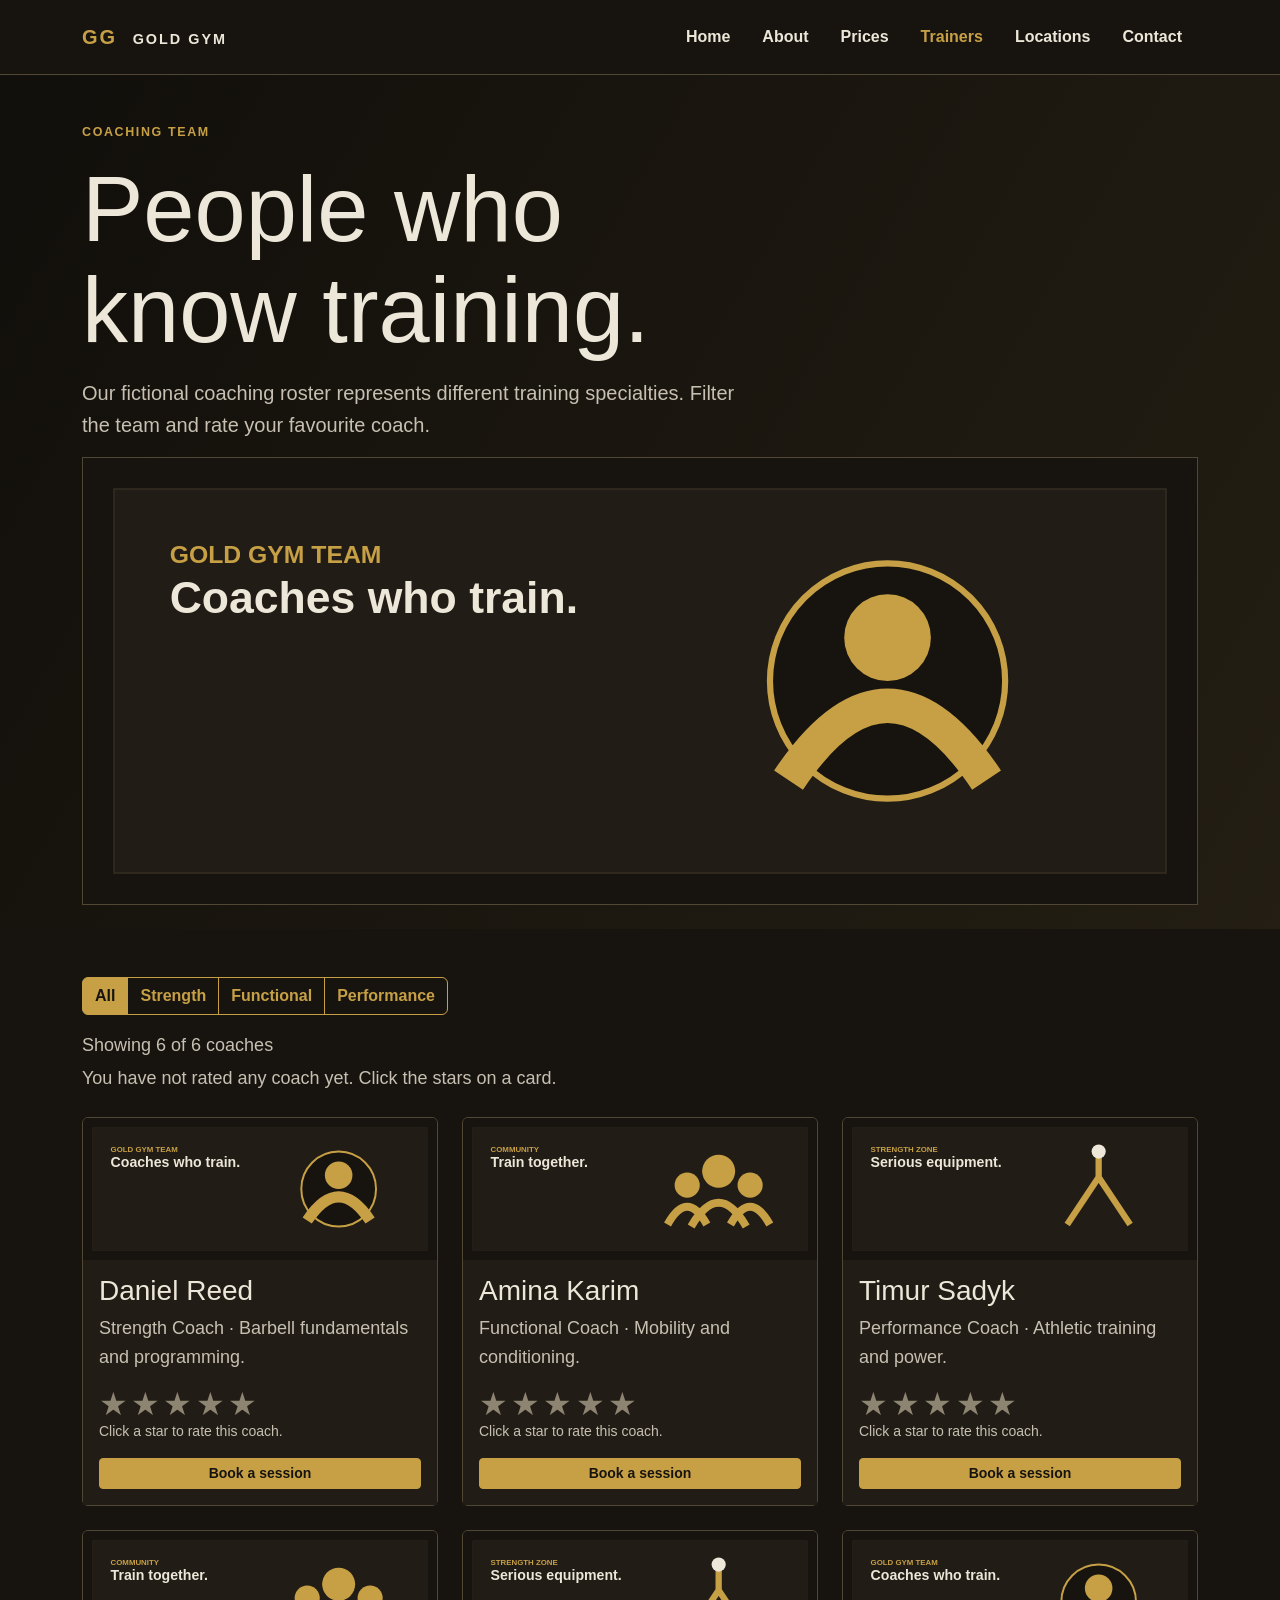
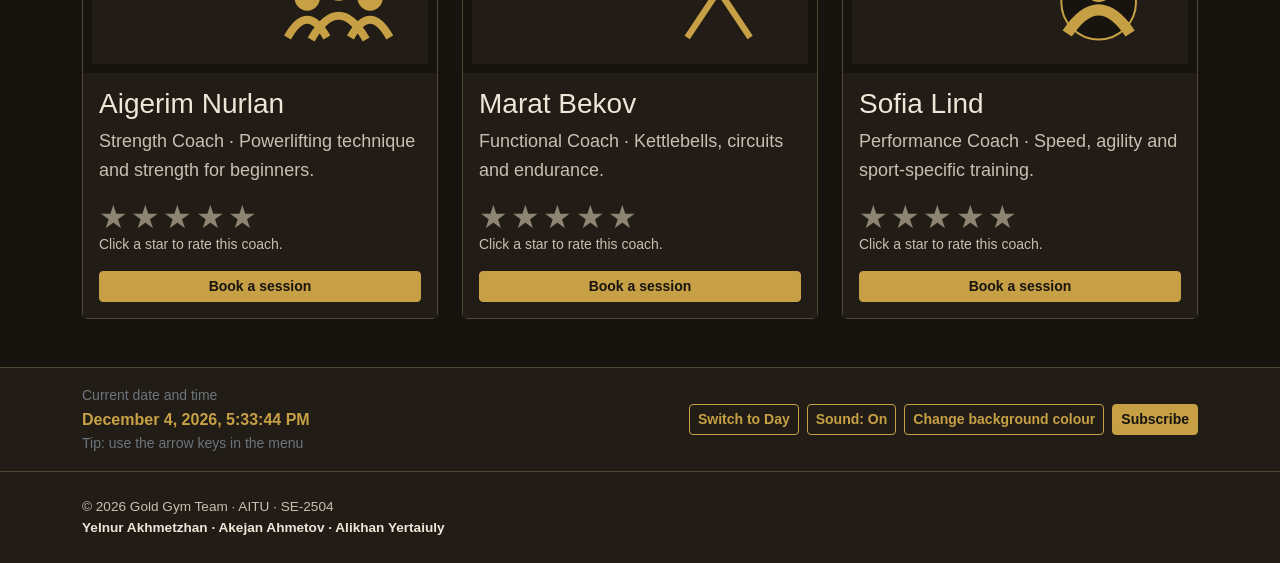
<file: trainers.html>
<!doctype html>
<html lang="en">
  <head>
    <!-- Team: Yelnur Akhmetzhan, Akejan Ahmetov, Alikhan Yertaiuly | SE-2504 -->
    <meta charset="UTF-8" />
    <meta name="viewport" content="width=device-width, initial-scale=1" />
    <meta name="description" content="Gold Gym student project" />
    <title>Trainers | Gold Gym</title>
    <link
      href="https://cdn.jsdelivr.net/npm/bootstrap@5.3.3/dist/css/bootstrap.min.css"
      rel="stylesheet"
      integrity="sha384-QWTKZyjpPEjISv5WaRU9OFeRpok6YctnYmDr5pNlyT2bRjXh0JMhjY6hW+ALEwIH"
      crossorigin="anonymous"
    />
    <link rel="stylesheet" href="css/styles.css" />
  </head>
  <body>
    <header class="site-header sticky-top">
      <nav class="navbar navbar-expand-lg navbar-dark bg-dark py-3" aria-label="Primary navigation">
        <div class="container">
          <a class="navbar-brand logo" href="index.html">GG <span class="ms-2">GOLD GYM</span></a>
          <button
            class="navbar-toggler"
            type="button"
            data-bs-toggle="collapse"
            data-bs-target="#main-nav"
            aria-controls="main-nav"
            aria-expanded="false"
            aria-label="Toggle navigation"
          >
            <span class="navbar-toggler-icon"></span>
          </button>
          <div class="collapse navbar-collapse" id="main-nav">
            <ul class="navbar-nav ms-auto">
              <li class="nav-item"><a class="nav-link fw-bold px-lg-3" href="index.html">Home</a></li>
              <li class="nav-item"><a class="nav-link fw-bold px-lg-3" href="about.html">About</a></li>
              <li class="nav-item"><a class="nav-link fw-bold px-lg-3" href="prices.html">Prices</a></li>
              <li class="nav-item">
                <a class="nav-link fw-bold px-lg-3 active" aria-current="page" href="trainers.html"
                  >Trainers</a
                >
              </li>
              <li class="nav-item">
                <a class="nav-link fw-bold px-lg-3" href="locations.html">Locations</a>
              </li>
              <li class="nav-item"><a class="nav-link fw-bold px-lg-3" href="contact.html">Contact</a></li>
            </ul>
          </div>
        </div>
      </nav>
    </header>
    <main>
      <section class="hero pt-5 pb-4">
        <div class="container">
          <p class="eyebrow">COACHING TEAM</p>
          <h1 class="mt-2 mb-3">People who<br />know training.</h1>
          <p class="lead">Our fictional coaching roster represents different training specialties. Filter the team and rate your favourite coach.</p>
          <img class="wide" src="images/team.svg" alt="Gold Gym coaching team illustration" />
        </div>
      </section>
      <section class="container py-5">
        <div class="trainer-controls mb-4">
          <div class="btn-group flex-wrap" role="group" aria-label="Filter coaches by specialty">
            <button type="button" class="btn btn-outline-warning active" data-filter="all" aria-pressed="true">All</button>
            <button type="button" class="btn btn-outline-warning" data-filter="strength" aria-pressed="false">Strength</button>
            <button type="button" class="btn btn-outline-warning" data-filter="functional" aria-pressed="false">Functional</button>
            <button type="button" class="btn btn-outline-warning" data-filter="performance" aria-pressed="false">Performance</button>
          </div>
          <p id="filter-count" class="mt-3 mb-1" role="status"></p>
          <p id="rating-average" class="mb-0" role="status"></p>
        </div>
        <div class="row row-cols-1 row-cols-md-2 row-cols-lg-3 g-4" id="trainer-grid">
          <div class="col trainer-col" data-category="strength">
            <article class="card gym-card h-100">
              <img src="images/team.svg" class="card-img-top" alt="Coach Daniel Reed" />
              <div class="card-body d-flex flex-column">
                <h2 class="card-title h3">Daniel Reed</h2>
                <p class="card-text">Strength Coach · Barbell fundamentals and programming.</p>
                <div class="rating-block">
                  <div class="rating" role="radiogroup" aria-label="Rate Daniel Reed" data-trainer="Daniel Reed">
                    <button class="star" type="button" role="radio" aria-checked="false" data-value="1" aria-label="1 star for Daniel Reed">&#9733;</button>
                    <button class="star" type="button" role="radio" aria-checked="false" data-value="2" aria-label="2 stars for Daniel Reed">&#9733;</button>
                    <button class="star" type="button" role="radio" aria-checked="false" data-value="3" aria-label="3 stars for Daniel Reed">&#9733;</button>
                    <button class="star" type="button" role="radio" aria-checked="false" data-value="4" aria-label="4 stars for Daniel Reed">&#9733;</button>
                    <button class="star" type="button" role="radio" aria-checked="false" data-value="5" aria-label="5 stars for Daniel Reed">&#9733;</button>
                  </div>
                  <p class="rating-text small mb-3" role="status">Click a star to rate this coach.</p>
                </div>
                <a class="btn btn-warning btn-sm mt-auto" href="contact.html">Book a session</a>
              </div>
            </article>
          </div>
          <div class="col trainer-col" data-category="functional">
            <article class="card gym-card h-100">
              <img src="images/community.svg" class="card-img-top" alt="Coach Amina Karim" />
              <div class="card-body d-flex flex-column">
                <h2 class="card-title h3">Amina Karim</h2>
                <p class="card-text">Functional Coach · Mobility and conditioning.</p>
                <div class="rating-block">
                  <div class="rating" role="radiogroup" aria-label="Rate Amina Karim" data-trainer="Amina Karim">
                    <button class="star" type="button" role="radio" aria-checked="false" data-value="1" aria-label="1 star for Amina Karim">&#9733;</button>
                    <button class="star" type="button" role="radio" aria-checked="false" data-value="2" aria-label="2 stars for Amina Karim">&#9733;</button>
                    <button class="star" type="button" role="radio" aria-checked="false" data-value="3" aria-label="3 stars for Amina Karim">&#9733;</button>
                    <button class="star" type="button" role="radio" aria-checked="false" data-value="4" aria-label="4 stars for Amina Karim">&#9733;</button>
                    <button class="star" type="button" role="radio" aria-checked="false" data-value="5" aria-label="5 stars for Amina Karim">&#9733;</button>
                  </div>
                  <p class="rating-text small mb-3" role="status">Click a star to rate this coach.</p>
                </div>
                <a class="btn btn-warning btn-sm mt-auto" href="contact.html">Book a session</a>
              </div>
            </article>
          </div>
          <div class="col trainer-col" data-category="performance">
            <article class="card gym-card h-100">
              <img src="images/strength.svg" class="card-img-top" alt="Coach Timur Sadyk" />
              <div class="card-body d-flex flex-column">
                <h2 class="card-title h3">Timur Sadyk</h2>
                <p class="card-text">Performance Coach · Athletic training and power.</p>
                <div class="rating-block">
                  <div class="rating" role="radiogroup" aria-label="Rate Timur Sadyk" data-trainer="Timur Sadyk">
                    <button class="star" type="button" role="radio" aria-checked="false" data-value="1" aria-label="1 star for Timur Sadyk">&#9733;</button>
                    <button class="star" type="button" role="radio" aria-checked="false" data-value="2" aria-label="2 stars for Timur Sadyk">&#9733;</button>
                    <button class="star" type="button" role="radio" aria-checked="false" data-value="3" aria-label="3 stars for Timur Sadyk">&#9733;</button>
                    <button class="star" type="button" role="radio" aria-checked="false" data-value="4" aria-label="4 stars for Timur Sadyk">&#9733;</button>
                    <button class="star" type="button" role="radio" aria-checked="false" data-value="5" aria-label="5 stars for Timur Sadyk">&#9733;</button>
                  </div>
                  <p class="rating-text small mb-3" role="status">Click a star to rate this coach.</p>
                </div>
                <a class="btn btn-warning btn-sm mt-auto" href="contact.html">Book a session</a>
              </div>
            </article>
          </div>
          <div class="col trainer-col" data-category="strength">
            <article class="card gym-card h-100">
              <img src="images/community.svg" class="card-img-top" alt="Coach Aigerim Nurlan" />
              <div class="card-body d-flex flex-column">
                <h2 class="card-title h3">Aigerim Nurlan</h2>
                <p class="card-text">Strength Coach · Powerlifting technique and strength for beginners.</p>
                <div class="rating-block">
                  <div class="rating" role="radiogroup" aria-label="Rate Aigerim Nurlan" data-trainer="Aigerim Nurlan">
                    <button class="star" type="button" role="radio" aria-checked="false" data-value="1" aria-label="1 star for Aigerim Nurlan">&#9733;</button>
                    <button class="star" type="button" role="radio" aria-checked="false" data-value="2" aria-label="2 stars for Aigerim Nurlan">&#9733;</button>
                    <button class="star" type="button" role="radio" aria-checked="false" data-value="3" aria-label="3 stars for Aigerim Nurlan">&#9733;</button>
                    <button class="star" type="button" role="radio" aria-checked="false" data-value="4" aria-label="4 stars for Aigerim Nurlan">&#9733;</button>
                    <button class="star" type="button" role="radio" aria-checked="false" data-value="5" aria-label="5 stars for Aigerim Nurlan">&#9733;</button>
                  </div>
                  <p class="rating-text small mb-3" role="status">Click a star to rate this coach.</p>
                </div>
                <a class="btn btn-warning btn-sm mt-auto" href="contact.html">Book a session</a>
              </div>
            </article>
          </div>
          <div class="col trainer-col" data-category="functional">
            <article class="card gym-card h-100">
              <img src="images/strength.svg" class="card-img-top" alt="Coach Marat Bekov" />
              <div class="card-body d-flex flex-column">
                <h2 class="card-title h3">Marat Bekov</h2>
                <p class="card-text">Functional Coach · Kettlebells, circuits and endurance.</p>
                <div class="rating-block">
                  <div class="rating" role="radiogroup" aria-label="Rate Marat Bekov" data-trainer="Marat Bekov">
                    <button class="star" type="button" role="radio" aria-checked="false" data-value="1" aria-label="1 star for Marat Bekov">&#9733;</button>
                    <button class="star" type="button" role="radio" aria-checked="false" data-value="2" aria-label="2 stars for Marat Bekov">&#9733;</button>
                    <button class="star" type="button" role="radio" aria-checked="false" data-value="3" aria-label="3 stars for Marat Bekov">&#9733;</button>
                    <button class="star" type="button" role="radio" aria-checked="false" data-value="4" aria-label="4 stars for Marat Bekov">&#9733;</button>
                    <button class="star" type="button" role="radio" aria-checked="false" data-value="5" aria-label="5 stars for Marat Bekov">&#9733;</button>
                  </div>
                  <p class="rating-text small mb-3" role="status">Click a star to rate this coach.</p>
                </div>
                <a class="btn btn-warning btn-sm mt-auto" href="contact.html">Book a session</a>
              </div>
            </article>
          </div>
          <div class="col trainer-col" data-category="performance">
            <article class="card gym-card h-100">
              <img src="images/team.svg" class="card-img-top" alt="Coach Sofia Lind" />
              <div class="card-body d-flex flex-column">
                <h2 class="card-title h3">Sofia Lind</h2>
                <p class="card-text">Performance Coach · Speed, agility and sport-specific training.</p>
                <div class="rating-block">
                  <div class="rating" role="radiogroup" aria-label="Rate Sofia Lind" data-trainer="Sofia Lind">
                    <button class="star" type="button" role="radio" aria-checked="false" data-value="1" aria-label="1 star for Sofia Lind">&#9733;</button>
                    <button class="star" type="button" role="radio" aria-checked="false" data-value="2" aria-label="2 stars for Sofia Lind">&#9733;</button>
                    <button class="star" type="button" role="radio" aria-checked="false" data-value="3" aria-label="3 stars for Sofia Lind">&#9733;</button>
                    <button class="star" type="button" role="radio" aria-checked="false" data-value="4" aria-label="4 stars for Sofia Lind">&#9733;</button>
                    <button class="star" type="button" role="radio" aria-checked="false" data-value="5" aria-label="5 stars for Sofia Lind">&#9733;</button>
                  </div>
                  <p class="rating-text small mb-3" role="status">Click a star to rate this coach.</p>
                </div>
                <a class="btn btn-warning btn-sm mt-auto" href="contact.html">Book a session</a>
              </div>
            </article>
          </div>
        </div>
      </section>
    </main>
    <section class="tools-bar py-3" aria-label="Page tools">
      <div class="container d-flex flex-wrap align-items-center justify-content-between gap-3">
        <div><span class="text-secondary small d-block">Current date and time</span><time id="datetime">Loading…</time><span class="text-secondary small d-block">Tip: use the arrow keys in the menu</span></div>
        <div class="d-flex flex-wrap gap-2">
          <button class="btn btn-outline-warning btn-sm" id="theme-btn" type="button" aria-pressed="false">Switch to Day</button>
          <button class="btn btn-outline-warning btn-sm" id="sound-btn" type="button" aria-pressed="true">Sound: On</button>
          <button class="btn btn-outline-warning btn-sm" id="bg-color-btn" type="button">Change background colour</button>
          <button class="btn btn-warning btn-sm" type="button" data-open-popup>Subscribe</button>
        </div>
      </div>
    </section>
    <div class="popup-overlay" id="subscribe-popup" aria-hidden="true" role="dialog" aria-modal="true" aria-labelledby="popup-title">
      <div class="popup-box">
        <button class="popup-close" type="button" aria-label="Close popup">&times;</button>
        <h2 class="h3" id="popup-title">Subscribe to Gold Gym</h2>
        <p>Get training tips and club news straight to your inbox.</p>
        <form novalidate>
          <label class="form-label" for="popup-email">Email</label>
          <input class="form-control" id="popup-email" type="email" placeholder="name@mail.com" />
          <p id="popup-status" class="mt-2 mb-0" role="status"></p>
          <button class="btn btn-warning w-100 mt-3" type="submit">Subscribe</button>
        </form>
      </div>
    </div>
    <footer class="py-4">
      <div class="container">
        © 2026 Gold Gym Team · AITU · SE-2504<br /><strong
          >Yelnur Akhmetzhan · Akejan Ahmetov · Alikhan Yertaiuly</strong
        >
      </div>
    </footer>
    <script
      src="https://cdn.jsdelivr.net/npm/bootstrap@5.3.3/dist/js/bootstrap.bundle.min.js"
      integrity="sha384-YvpcrYf0tY3lHB60NNkmXc5s9fDVZLESaAA55NDzOxhy9GkcIdslK1eN7N6jIeHz"
      crossorigin="anonymous"
    ></script>
    <script src="js/sound.js"></script>
    <script src="js/validation.js"></script>
    <script src="js/accordion.js"></script>
    <script src="js/popup.js"></script>
    <script src="js/background.js"></script>
    <script src="js/datetime.js"></script>
    <script src="js/theme.js"></script>
    <script src="js/keyboard-nav.js"></script>
    <script src="js/trainers.js"></script>
  </body>
</html>
</file>
<file: css/styles.css>
/* Gold Gym - Midterm. Bootstrap is themed through its own CSS variables; spacing uses Bootstrap utilities, only the pure-CSS card group (Task 2) keeps its own spacing. */
:root {
  --bs-dark-rgb: 23, 20, 15;
  --bs-link-color-rgb: 237, 231, 217;
  --bs-link-hover-color-rgb: 199, 160, 70;
  --bg: #17140f;
  --panel: #211c15;
  --gold: #c7a046;
  --cream: #ede7d9;
  --muted: #c7c0b2;
  --line: #514735;
}
body {
  background: var(--bg);
  color: var(--cream);
  font-family: Arial, Helvetica, sans-serif;
  line-height: 1.6;
}
h1,
h2,
h3,
.h3 {
  line-height: 1.1;
}
h1 {
  font-size: 3rem;
}
h2 {
  font-size: 1.75rem;
}
h3,
.h3 {
  font-size: 1.35rem;
}
p {
  color: var(--muted);
  font-size: 1rem;
}
.site-header {
  background: #17140ff2;
  border-bottom: 1px solid var(--line);
}
.logo {
  color: var(--gold);
  font-weight: 900;
  letter-spacing: 2px;
}
.logo span {
  color: var(--cream);
  font-size: 0.9rem;
}
.navbar .nav-link {
  color: var(--cream);
}
.navbar .nav-link.active,
.navbar .nav-link:hover {
  color: var(--gold);
}
.hero {
  background: linear-gradient(120deg, #17140f, #241e14);
}
.eyebrow {
  color: var(--gold);
  font-size: 0.78rem;
  font-weight: 800;
  letter-spacing: 0.13em;
}
.lead {
  max-width: 42rem;
}
.wide {
  width: 100%;
  border: 1px solid var(--line);
  display: block;
}
.stats {
  border-left: 1px solid var(--line);
}
.stats b {
  display: block;
  color: var(--gold);
  font-size: 2.25rem;
}
.stats em {
  display: block;
  color: var(--muted);
  font-size: 0.72rem;
  font-style: normal;
  letter-spacing: 0.1em;
  text-transform: uppercase;
}
.btn-warning {
  --bs-btn-bg: #c7a046;
  --bs-btn-border-color: #c7a046;
  --bs-btn-color: #17140f;
  --bs-btn-hover-bg: #dfbd6b;
  --bs-btn-hover-border-color: #dfbd6b;
  --bs-btn-hover-color: #17140f;
  --bs-btn-active-bg: #dfbd6b;
  --bs-btn-active-border-color: #dfbd6b;
  --bs-btn-active-color: #17140f;
  font-weight: 800;
}
.btn-outline-warning {
  --bs-btn-color: #c7a046;
  --bs-btn-border-color: #c7a046;
  --bs-btn-hover-bg: #c7a046;
  --bs-btn-hover-border-color: #c7a046;
  --bs-btn-hover-color: #17140f;
  --bs-btn-active-bg: #c7a046;
  --bs-btn-active-border-color: #c7a046;
  --bs-btn-active-color: #17140f;
  font-weight: 800;
}
.responsive-card-group {
  display: grid;
  grid-template-columns: 1fr;
  gap: 1.4rem;
  margin-top: 2rem;
}
.responsive-card-group article,
.gym-card,
.location-panel,
.contact-form {
  background: var(--panel);
  border: 1px solid var(--line);
}
.responsive-card-group article {
  padding: 1.5rem;
  display: flex;
  flex-direction: column;
}
.responsive-card-group img {
  width: 100%;
  margin-bottom: 1rem;
}
.gym-card {
  color: var(--cream);
}
.gym-card .card-body {
  background: var(--panel);
}
.gym-card .card-text {
  color: var(--muted);
}
.round {
  aspect-ratio: 1;
  object-fit: cover;
  border-radius: 50%;
  border: 3px solid var(--gold);
  width: 70%;
}
.table-dark {
  --bs-table-bg: var(--panel);
  --bs-table-border-color: var(--line);
  --bs-table-color: var(--cream);
}
.table th {
  color: var(--gold);
}
.carousel {
  border: 1px solid var(--line);
  background: var(--panel);
}
.carousel-image {
  height: min(60vw, 520px);
  object-fit: contain;
  background: var(--bg);
}
.contact-form .form-control,
.contact-form .form-select,
.contact-form .input-group-text {
  background: #17140f;
  border-color: var(--line);
  color: var(--cream);
}
.contact-form .form-control:focus,
.contact-form .form-select:focus {
  border-color: var(--gold);
  box-shadow: 0 0 0 0.2rem rgba(199, 160, 70, 0.25);
}
footer {
  background: var(--panel);
  border-top: 1px solid var(--line);
  color: var(--muted);
  font-size: 0.85rem;
}
footer strong {
  color: var(--cream);
}
@media (min-width: 576px) {
  h1 {
    font-size: 4rem;
  }
  h2 {
    font-size: 2.25rem;
  }
  h3,
  .h3 {
    font-size: 1.5rem;
  }
  p {
    font-size: 1.05rem;
  }
  .responsive-card-group {
    grid-template-columns: repeat(2, minmax(0, 1fr));
  }
}
@media (min-width: 992px) {
  h1 {
    font-size: 5.75rem;
  }
  h2 {
    font-size: 2.75rem;
  }
  h3,
  .h3 {
    font-size: 1.75rem;
  }
  p {
    font-size: 1.125rem;
  }
  .responsive-card-group {
    grid-template-columns: repeat(3, minmax(0, 1fr));
  }
}
@media (max-width: 991.98px) {
  .stats {
    border-left: 0;
    border-top: 1px solid var(--line);
  }
}

/* ===== Assignment 4: JavaScript components ===== */
body {
  transition: background-color 0.6s ease;
}
.hero {
  background: linear-gradient(120deg, rgba(0, 0, 0, 0.25), rgba(199, 160, 70, 0.07));
}
/* tools bar (Task 3, 4, 5) */
.tools-bar {
  background: var(--panel);
  border-top: 1px solid var(--line);
}
.tools-bar time {
  color: var(--gold);
  font-weight: 700;
  font-variant-numeric: tabular-nums;
}
/* Task 1: validation messages */
.contact-form .invalid-feedback,
.contact-form .error-text {
  display: block;
  min-height: 1.25rem;
  color: #ff8a80;
  font-size: 0.85rem;
}
.contact-form .form-control.is-invalid,
.contact-form .form-check-input.is-invalid {
  border-color: #ff8a80;
}
.contact-form .form-control.is-valid {
  border-color: #63c174;
}
/* Task 2: accordion */
.accordion-item-gg {
  background: var(--panel);
  border: 1px solid var(--line);
  margin-bottom: 0.75rem;
}
.accordion-question {
  width: 100%;
  display: flex;
  justify-content: space-between;
  align-items: center;
  gap: 1rem;
  padding: 1rem 1.25rem;
  background: transparent;
  border: 0;
  color: var(--cream);
  font-size: 1.1rem;
  font-weight: 700;
  text-align: left;
}
.accordion-question:hover,
.accordion-item-gg.open .accordion-question {
  color: var(--gold);
}
.accordion-question .icon {
  font-size: 1.5rem;
  line-height: 1;
  transition: transform 0.35s ease;
}
.accordion-item-gg.open .icon {
  transform: rotate(45deg);
}
.accordion-answer {
  max-height: 0;
  overflow: hidden;
  transition: max-height 0.4s ease;
}
.accordion-answer p {
  margin: 0;
  padding: 0 1.25rem 1.1rem;
}
/* Task 3: popup */
.popup-overlay {
  position: fixed;
  inset: 0;
  z-index: 2000;
  display: flex;
  align-items: center;
  justify-content: center;
  padding: 1rem;
  background: rgba(0, 0, 0, 0.75);
  opacity: 0;
  visibility: hidden;
  transition: opacity 0.25s ease, visibility 0.25s;
}
.popup-overlay.show {
  opacity: 1;
  visibility: visible;
}
.popup-box {
  position: relative;
  width: 100%;
  max-width: 440px;
  padding: 2rem;
  background: var(--panel);
  border: 1px solid var(--gold);
  transform: translateY(20px);
  transition: transform 0.25s ease;
}
.popup-overlay.show .popup-box {
  transform: translateY(0);
}
.popup-close {
  position: absolute;
  top: 0.5rem;
  right: 0.75rem;
  background: none;
  border: 0;
  color: var(--cream);
  font-size: 2rem;
  line-height: 1;
}
.popup-close:hover {
  color: var(--gold);
}
.popup-box .form-control {
  background: #17140f;
  border-color: var(--line);
  color: var(--cream);
}
body.popup-open {
  overflow: hidden;
}

/* ===== Assignment 5: interactive components ===== */

/* ----- Day theme: only the CSS variables change ----- */
body.theme-day {
  --bg: #f7f2e6;
  --panel: #fffaf0;
  --gold: #8a6a1c;
  --cream: #2a2418;
  --muted: #554d3c;
  --line: #d6c9aa;
  --bs-link-color-rgb: 138, 106, 28;
  --bs-link-hover-color-rgb: 90, 68, 10;
  background-color: var(--bg) !important; /* wins over the colour set by background.js */
}
body.theme-day .site-header {
  background: #17140ff2;
}
body.theme-day .logo,
body.theme-day .navbar .nav-link.active,
body.theme-day .navbar .nav-link:hover {
  color: #c7a046;
}
body.theme-day .logo span,
body.theme-day .navbar .nav-link {
  color: #ede7d9;
}
body.theme-day .hero {
  background: linear-gradient(120deg, #fffaf0, #efe4c7);
}
body.theme-day .contact-form .form-control,
body.theme-day .contact-form .form-select,
body.theme-day .contact-form .input-group-text,
body.theme-day .popup-box .form-control,
body.theme-day .panel-box .form-control,
body.theme-day .panel-box .form-select {
  background: #ffffff;
  color: var(--cream);
}
body.theme-day .table-dark {
  --bs-table-bg: var(--panel);
  --bs-table-color: var(--cream);
}
body.theme-day .text-secondary {
  color: #5b5444 !important;
}
body.theme-day .btn-outline-warning {
  --bs-btn-color: #6e5314;
  --bs-btn-border-color: #8a6a1c;
}
body.theme-day .btn-outline-warning:hover,
body.theme-day .btn-outline-warning.active {
  --bs-btn-hover-color: #17140f;
}
body.theme-day .btn-outline-light {
  --bs-btn-color: #2a2418;
  --bs-btn-border-color: #2a2418;
  --bs-btn-hover-bg: #2a2418;
  --bs-btn-hover-color: #fffaf0;
}
body.theme-day .form-check-input:not(:checked) {
  background-color: #fff;
  border-color: #8a6a1c;
}
.navbar .nav-link:focus-visible,
.star:focus-visible,
.btn:focus-visible {
  outline: 2px solid #c7a046;
  outline-offset: 2px;
}
.site-header,
.tools-bar,
footer,
.gym-card,
.panel-box,
.accordion-item-gg,
.popup-box {
  transition: background-color 0.5s ease, border-color 0.5s ease, color 0.5s ease;
}

/* ----- shared panel ----- */
.panel-box {
  background: var(--panel);
  border: 1px solid var(--line);
  padding: 1.5rem;
  height: 100%;
}
.panel-box .form-control,
.panel-box .form-select {
  background: #17140f;
  border-color: var(--line);
  color: var(--cream);
}
.panel-box .form-control:focus,
.panel-box .form-select:focus {
  border-color: var(--gold);
  box-shadow: 0 0 0 0.2rem rgba(199, 160, 70, 0.25);
}
.interactive-form .form-control {
  max-width: 22rem;
  background: var(--panel);
  border-color: var(--line);
  color: var(--cream);
}

/* ----- greeting ----- */
#greeting.flash {
  animation: flash-in 0.7s ease;
}
@keyframes flash-in {
  0% {
    opacity: 0;
    transform: translateY(14px);
    color: #c7a046;
  }
  100% {
    opacity: 1;
    transform: translateY(0);
  }
}

/* ----- workout planner ----- */
.progress-gg {
  height: 0.9rem;
  background: rgba(127, 127, 127, 0.25);
  border-radius: 0;
}
.progress-gg .progress-bar {
  width: 0;
  background: #c7a046;
  transition: width 0.5s ease, background-color 0.5s ease;
}
.progress-gg .progress-bar.complete {
  background: #63c174;
}
.exercise-list {
  list-style: none;
  padding: 0;
  margin: 0;
}
.exercise-item {
  display: flex;
  align-items: center;
  gap: 0.9rem;
  padding: 0.8rem 0.9rem;
  margin-bottom: 0.5rem;
  border: 1px solid var(--line);
  animation: slide-up 0.45s ease both;
  transition: background-color 0.3s ease, opacity 0.3s ease, transform 0.3s ease;
}
.exercise-item input {
  width: 1.4rem;
  height: 1.4rem;
  flex: none;
  margin: 0;
  cursor: pointer;
}
.exercise-item label {
  flex: 1;
  cursor: pointer;
}
.exercise-item strong,
.exercise-item span {
  display: block;
}
.exercise-item span {
  color: var(--muted);
  font-size: 0.9rem;
}
.exercise-item.done {
  background: rgba(99, 193, 116, 0.14);
  opacity: 0.75;
  transform: translateX(6px);
}
.exercise-item.done strong {
  text-decoration: line-through;
}
@keyframes slide-up {
  from {
    opacity: 0;
    transform: translateY(12px);
  }
  to {
    opacity: 1;
    transform: translateY(0);
  }
}

/* ----- BMI ----- */
.bmi-value {
  color: var(--gold);
  font-size: 3rem;
  font-weight: 800;
  line-height: 1;
}
.bmi-bar {
  position: relative;
  height: 0.8rem;
  background: linear-gradient(90deg, #5aa9e6 0%, #63c174 28%, #e0b341 60%, #e5604d 100%);
}
.bmi-marker {
  position: absolute;
  top: -0.35rem;
  left: 0;
  width: 0.25rem;
  height: 1.5rem;
  background: var(--cream);
  border: 1px solid var(--bg);
  opacity: 0;
  transform: translateX(-50%);
  transition: left 0.8s cubic-bezier(0.3, 1.4, 0.5, 1), opacity 0.3s ease;
}

/* ----- trainers ----- */
.trainer-col.pop-in {
  animation: pop-in 0.45s ease both;
}
@keyframes pop-in {
  from {
    opacity: 0;
    transform: scale(0.92);
  }
  to {
    opacity: 1;
    transform: scale(1);
  }
}
.rating {
  display: flex;
  gap: 0.2rem;
}
.star {
  background: none;
  border: 0;
  padding: 0;
  font-size: 2rem;
  line-height: 1;
  color: #8d8472;
  cursor: pointer;
  transition: color 0.2s ease, transform 0.2s ease;
}
.star.hover {
  color: #e8c978;
  transform: scale(1.12);
}
.star.active {
  color: #f2b705;
}
body.theme-day .star {
  color: #b5ab94;
}
body.theme-day .star.active {
  color: #d99a00;
}
.star.bounce {
  animation: star-bounce 0.5s ease;
}
@keyframes star-bounce {
  0% {
    transform: scale(1);
  }
  40% {
    transform: scale(1.6) rotate(18deg);
  }
  100% {
    transform: scale(1);
  }
}

/* ----- multi-step membership form ----- */
.join-form {
  max-width: 46rem;
}
.step-dots {
  display: flex;
  justify-content: space-between;
  list-style: none;
  padding: 0;
  margin: 0 0 0.75rem;
  font-size: 0.85rem;
  font-weight: 700;
  color: var(--muted);
}
.step-dots li.current {
  color: var(--gold);
}
.step-dots li.done {
  color: #63c174;
}
.step-bar {
  height: 0.4rem;
  background: rgba(127, 127, 127, 0.25);
  margin-bottom: 1.5rem;
}
.step-bar div {
  height: 100%;
  width: 25%;
  background: #c7a046;
  transition: width 0.4s ease;
}
.join-step {
  border: 0;
  padding: 0;
  margin: 0 0 1rem;
  min-width: 0;
}
.join-step.slide-in {
  animation: slide-in 0.4s ease;
}
@keyframes slide-in {
  from {
    opacity: 0;
    transform: translateX(24px);
  }
  to {
    opacity: 1;
    transform: translateX(0);
  }
}
.plan-options {
  display: grid;
  gap: 0.6rem;
}
.plan-option {
  display: flex;
  gap: 0.8rem;
  align-items: flex-start;
  padding: 0.9rem 1rem;
  border: 1px solid var(--line);
  cursor: pointer;
  transition: border-color 0.2s ease, transform 0.2s ease;
}
.plan-option:hover,
.plan-option:has(input:checked) {
  border-color: #c7a046;
  transform: translateX(4px);
}
.plan-option input {
  margin-top: 0.35rem;
  accent-color: #c7a046;
}
.plan-option small {
  display: block;
  color: var(--muted);
}
.join-summary {
  display: grid;
  grid-template-columns: max-content 1fr;
  gap: 0.4rem 1.5rem;
  margin: 0;
}
.join-summary dt {
  color: var(--gold);
}
.join-summary dd {
  margin: 0;
  overflow-wrap: anywhere;
}
.live-price {
  color: var(--gold);
  font-weight: 800;
}
@media (prefers-reduced-motion: reduce) {
  *,
  *::before,
  *::after {
    animation-duration: 0.01ms !important;
    transition-duration: 0.01ms !important;
  }
}

/* gold form controls */
.form-check-input:checked {
  background-color: #c7a046;
  border-color: #c7a046;
}
.form-check-input:focus {
  border-color: #c7a046;
  box-shadow: 0 0 0 0.2rem rgba(199, 160, 70, 0.25);
}
#step-error {
  color: #ff8a80;
  min-height: 1.5rem;
}
body.theme-day #step-error {
  color: #b3261e;
}
</file>
